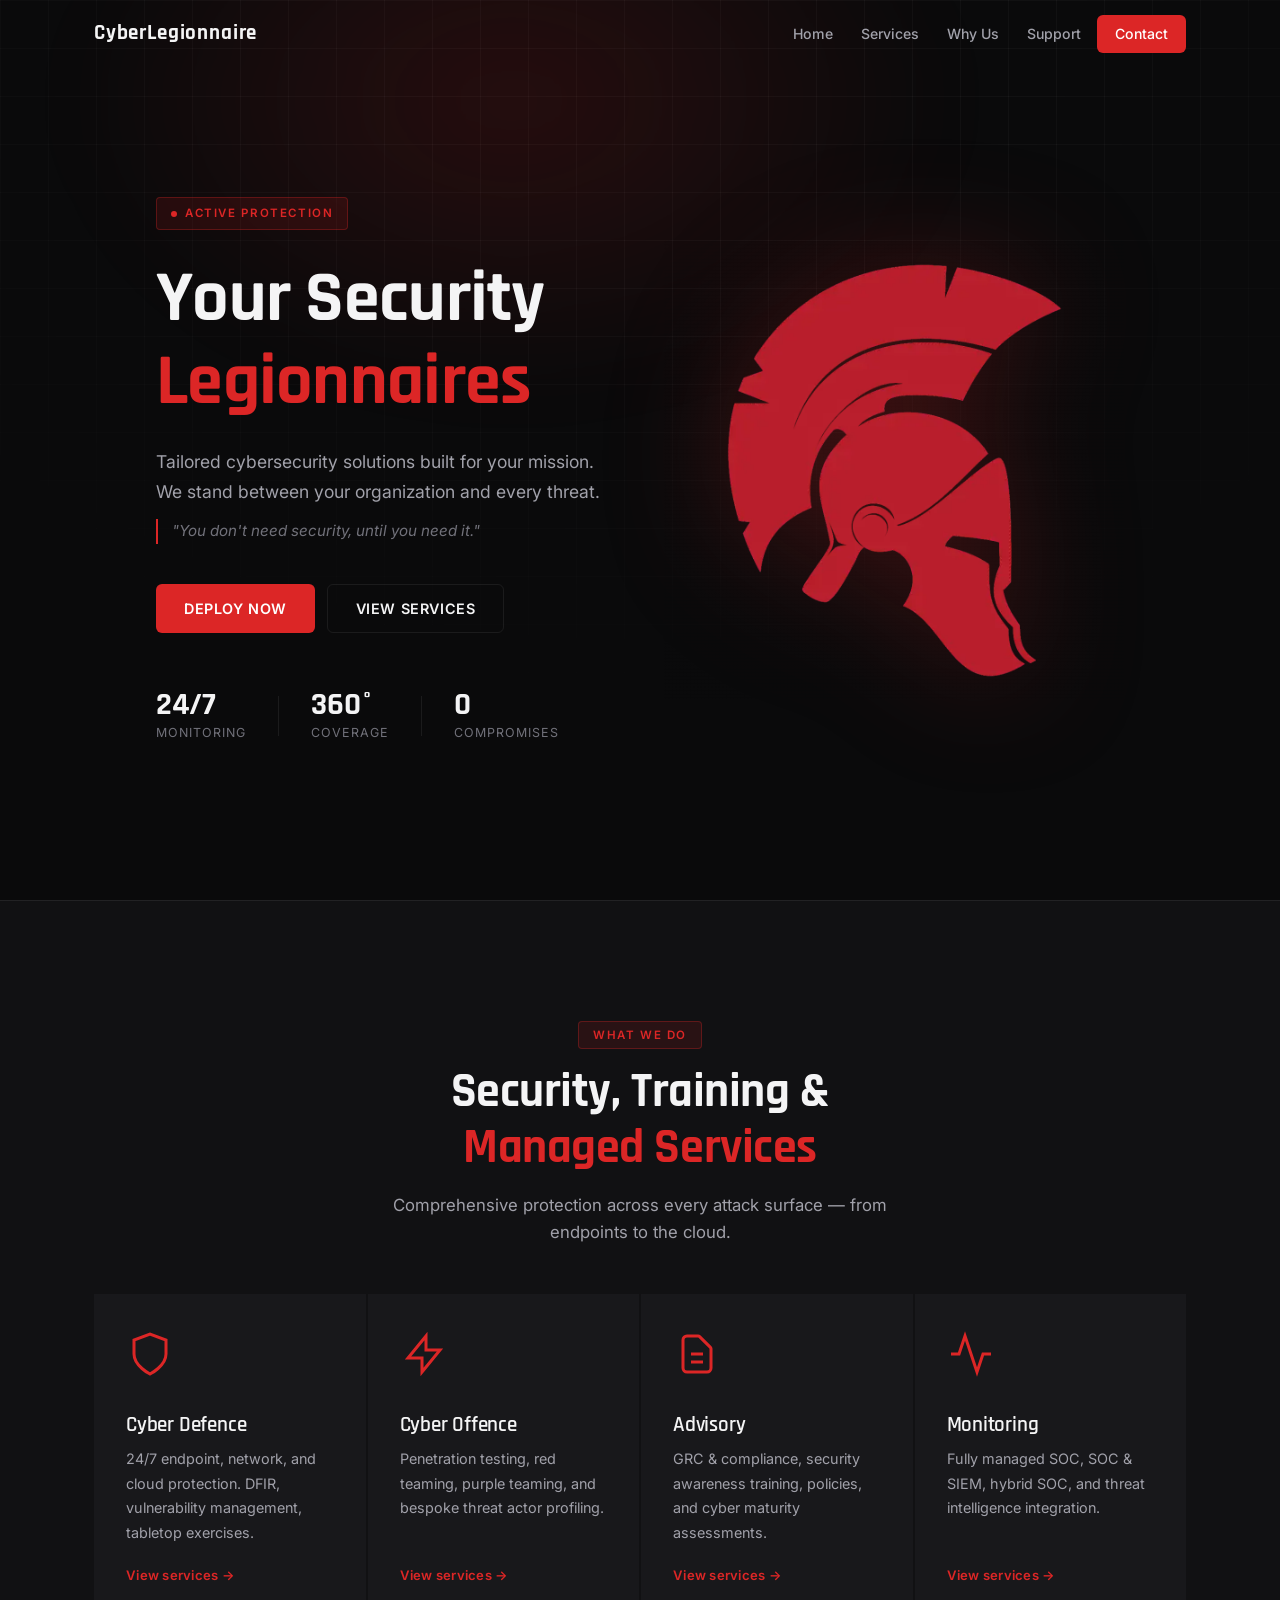
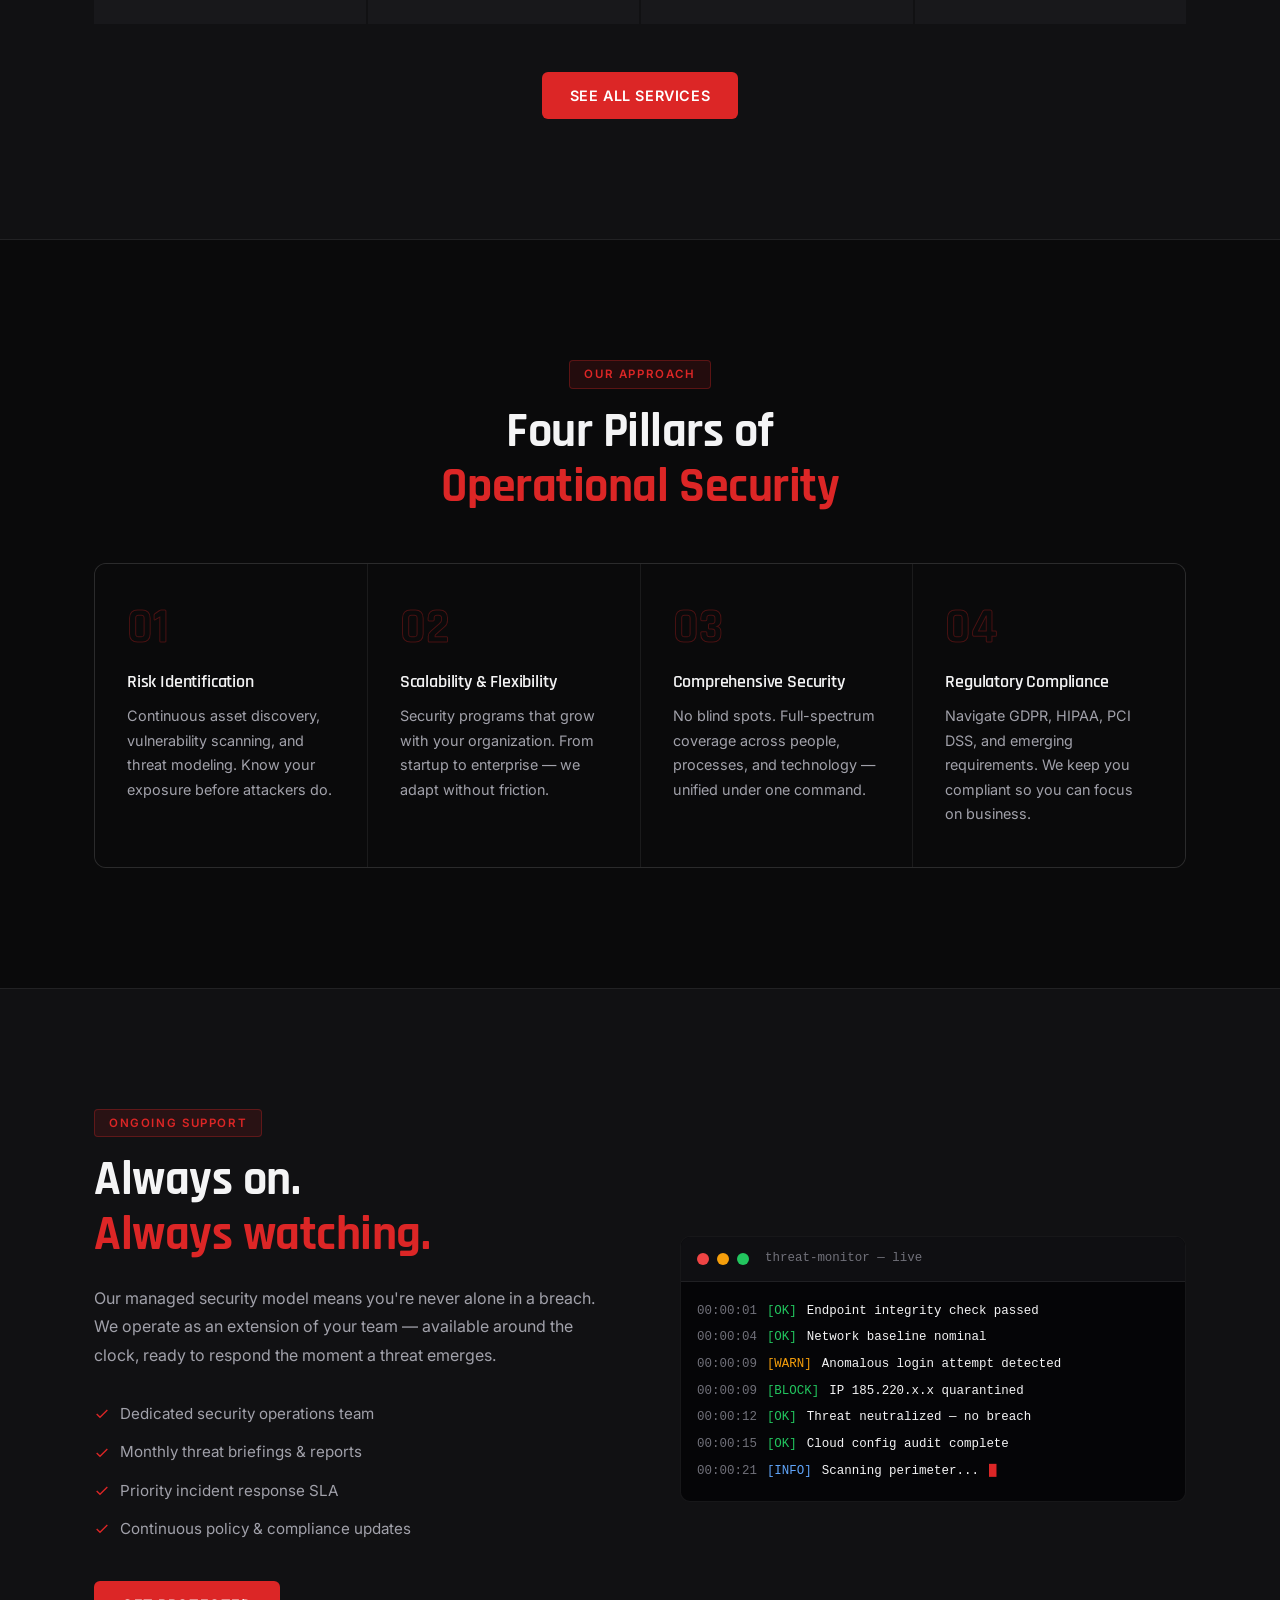
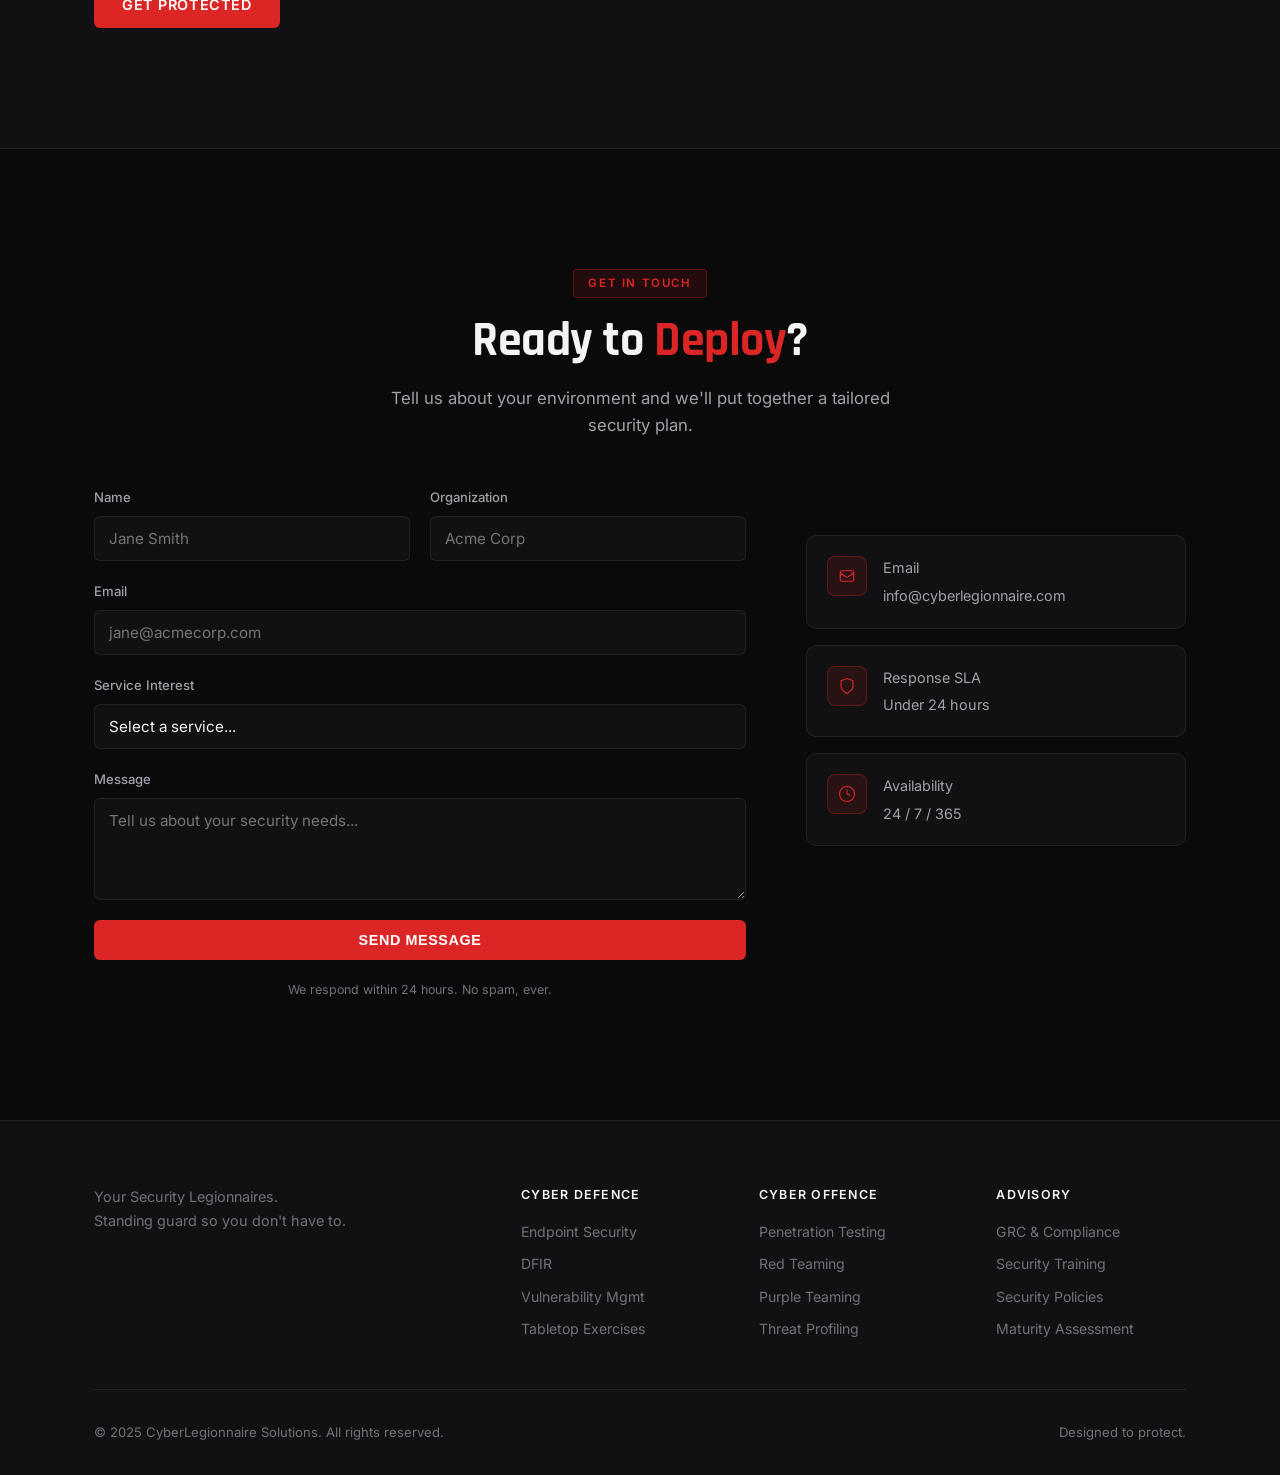
<file: index.html>
<!DOCTYPE html>
<html lang="en">
<head>
  <meta charset="UTF-8" />
  <meta name="viewport" content="width=device-width, initial-scale=1.0" />
  <title>CyberLegionnaire — Security, Training & Managed Services</title>
  <meta name="description" content="You don't need security, until you need it. CyberLegionnaire delivers 24/7 endpoint, network & cloud security, risk identification, and employee training." />
  <link rel="stylesheet" href="style.css" />
  <link rel="preconnect" href="https://fonts.googleapis.com" />
  <link rel="preconnect" href="https://fonts.gstatic.com" crossorigin />
  <link href="https://fonts.googleapis.com/css2?family=Inter:wght@300;400;500;600;700&family=Rajdhani:wght@500;600;700&display=swap" rel="stylesheet" />
</head>
<body>

  <!-- NAV -->
  <nav class="nav" id="nav">
    <div class="nav-inner">
      <a href="index.html" class="nav-logo-text">CyberLegionnaire</a>
      <button class="nav-toggle" id="navToggle" aria-label="Toggle menu">
        <span></span><span></span><span></span>
      </button>
      <ul class="nav-links" id="navLinks">
        <li><a href="index.html">Home</a></li>
        <li class="has-dropdown">
          <a href="services.html">Services</a><button class="dropdown-toggle" aria-label="Open services menu"><svg viewBox="0 0 24 24" fill="none" stroke="currentColor" stroke-width="2.5" width="11" height="11"><polyline points="6 9 12 15 18 9"/></svg></button>
          <ul class="dropdown">
            <li><a href="defence.html">Cyber Defence</a></li>
            <li><a href="offence.html">Cyber Offence</a></li>
            <li><a href="advisory.html">Advisory</a></li>
            <li><a href="monitoring.html">Monitoring</a></li>
          </ul>
        </li>
        <li><a href="#pillars">Why Us</a></li>
        <li><a href="#support">Support</a></li>
        <li><a href="#contact" class="nav-cta">Contact</a></li>
      </ul>
    </div>
  </nav>

  <!-- HERO -->
  <section class="hero" id="home">
    <div class="hero-bg">
      <div class="hero-grid"></div>
      <div class="hero-glow"></div>
    </div>
    <div class="container">
      <div class="hero-layout">
        <div class="hero-content">
          <div class="hero-badge">
            <span class="badge-dot"></span>
            ACTIVE PROTECTION
          </div>
          <h1 class="hero-title">Your Security<br /><span class="text-red">Legionnaires</span></h1>
          <p class="hero-sub">
            Tailored cybersecurity solutions built for your mission.<br />
            We stand between your organization and every threat.
          </p>
          <p class="hero-tagline">"You don't need security, until you need it."</p>
          <div class="hero-actions">
            <a href="#contact" class="btn btn-primary">Deploy Now</a>
            <a href="#services" class="btn btn-ghost">View Services</a>
          </div>
          <div class="hero-stats">
            <div class="stat">
              <span class="stat-num">24/7</span>
              <span class="stat-label">Monitoring</span>
            </div>
            <div class="stat-divider"></div>
            <div class="stat">
              <span class="stat-num">360°</span>
              <span class="stat-label">Coverage</span>
            </div>
            <div class="stat-divider"></div>
            <div class="stat">
              <span class="stat-num">0</span>
              <span class="stat-label">Compromises</span>
            </div>
          </div>
        </div>
        <div class="hero-image">
          <img src="helmet.webp" alt="CyberLegionnaire" />
        </div>
      </div>
    </div>
  </section>

  <!-- SERVICES TEASER -->
  <section class="services" id="services">
    <div class="container">
      <div class="section-header">
        <span class="section-label">What We Do</span>
        <h2>Security, Training &<br /><span class="text-red">Managed Services</span></h2>
        <p>Comprehensive protection across every attack surface — from endpoints to the cloud.</p>
      </div>
      <div class="teaser-grid">
        <a href="services.html" class="teaser-card">
          <div class="service-icon">
            <svg viewBox="0 0 24 24" fill="none" stroke="currentColor" stroke-width="1.5">
              <path d="M12 22s8-4 8-10V5l-8-3-8 3v7c0 6 8 10 8 10z"/>
            </svg>
          </div>
          <h3>Cyber Defence</h3>
          <p>24/7 endpoint, network, and cloud protection. DFIR, vulnerability management, tabletop exercises.</p>
          <span class="teaser-arrow">View services →</span>
        </a>
        <a href="services.html" class="teaser-card">
          <div class="service-icon">
            <svg viewBox="0 0 24 24" fill="none" stroke="currentColor" stroke-width="1.5">
              <path d="M13 10V3L4 14h7v7l9-11h-7z"/>
            </svg>
          </div>
          <h3>Cyber Offence</h3>
          <p>Penetration testing, red teaming, purple teaming, and bespoke threat actor profiling.</p>
          <span class="teaser-arrow">View services →</span>
        </a>
        <a href="services.html" class="teaser-card">
          <div class="service-icon">
            <svg viewBox="0 0 24 24" fill="none" stroke="currentColor" stroke-width="1.5">
              <path d="M9 12h6m-6 4h6m2 5H7a2 2 0 01-2-2V5a2 2 0 012-2h5.586a1 1 0 01.707.293l5.414 5.414a1 1 0 01.293.707V19a2 2 0 01-2 2z"/>
            </svg>
          </div>
          <h3>Advisory</h3>
          <p>GRC & compliance, security awareness training, policies, and cyber maturity assessments.</p>
          <span class="teaser-arrow">View services →</span>
        </a>
        <a href="services.html" class="teaser-card">
          <div class="service-icon">
            <svg viewBox="0 0 24 24" fill="none" stroke="currentColor" stroke-width="1.5">
              <polyline points="22 12 18 12 15 21 9 3 6 12 2 12"/>
            </svg>
          </div>
          <h3>Monitoring</h3>
          <p>Fully managed SOC, SOC & SIEM, hybrid SOC, and threat intelligence integration.</p>
          <span class="teaser-arrow">View services →</span>
        </a>
      </div>
      <div style="text-align:center;margin-top:48px;">
        <a href="services.html" class="btn btn-primary">See All Services</a>
      </div>
    </div>
  </section>

  <!-- PILLARS -->
  <section class="pillars" id="pillars">
    <div class="container">
      <div class="section-header">
        <span class="section-label">Our Approach</span>
        <h2>Four Pillars of<br /><span class="text-red">Operational Security</span></h2>
      </div>
      <div class="pillars-grid">
        <div class="pillar">
          <div class="pillar-num">01</div>
          <h3>Risk Identification</h3>
          <p>Continuous asset discovery, vulnerability scanning, and threat modeling. Know your exposure before attackers do.</p>
        </div>
        <div class="pillar">
          <div class="pillar-num">02</div>
          <h3>Scalability & Flexibility</h3>
          <p>Security programs that grow with your organization. From startup to enterprise — we adapt without friction.</p>
        </div>
        <div class="pillar">
          <div class="pillar-num">03</div>
          <h3>Comprehensive Security</h3>
          <p>No blind spots. Full-spectrum coverage across people, processes, and technology — unified under one command.</p>
        </div>
        <div class="pillar">
          <div class="pillar-num">04</div>
          <h3>Regulatory Compliance</h3>
          <p>Navigate GDPR, HIPAA, PCI DSS, and emerging requirements. We keep you compliant so you can focus on business.</p>
        </div>
      </div>
    </div>
  </section>

  <!-- ONGOING SUPPORT -->
  <section class="support" id="support">
    <div class="container">
      <div class="support-inner">
        <div class="support-text">
          <span class="section-label">Ongoing Support</span>
          <h2>Always on.<br /><span class="text-red">Always watching.</span></h2>
          <p>Our managed security model means you're never alone in a breach. We operate as an extension of your team — available around the clock, ready to respond the moment a threat emerges.</p>
          <ul class="support-list">
            <li>
              <svg viewBox="0 0 24 24" fill="none" stroke="currentColor" stroke-width="2"><polyline points="20 6 9 17 4 12"/></svg>
              Dedicated security operations team
            </li>
            <li>
              <svg viewBox="0 0 24 24" fill="none" stroke="currentColor" stroke-width="2"><polyline points="20 6 9 17 4 12"/></svg>
              Monthly threat briefings & reports
            </li>
            <li>
              <svg viewBox="0 0 24 24" fill="none" stroke="currentColor" stroke-width="2"><polyline points="20 6 9 17 4 12"/></svg>
              Priority incident response SLA
            </li>
            <li>
              <svg viewBox="0 0 24 24" fill="none" stroke="currentColor" stroke-width="2"><polyline points="20 6 9 17 4 12"/></svg>
              Continuous policy & compliance updates
            </li>
          </ul>
          <a href="#contact" class="btn btn-primary">Get Protected</a>
        </div>
        <div class="support-visual">
          <div class="terminal">
            <div class="terminal-bar">
              <span class="t-dot red"></span>
              <span class="t-dot yellow"></span>
              <span class="t-dot green"></span>
              <span class="t-title">threat-monitor — live</span>
            </div>
            <div class="terminal-body">
              <div class="t-line"><span class="t-time">00:00:01</span> <span class="t-ok">[OK]</span> Endpoint integrity check passed</div>
              <div class="t-line"><span class="t-time">00:00:04</span> <span class="t-ok">[OK]</span> Network baseline nominal</div>
              <div class="t-line"><span class="t-time">00:00:09</span> <span class="t-warn">[WARN]</span> Anomalous login attempt detected</div>
              <div class="t-line"><span class="t-time">00:00:09</span> <span class="t-ok">[BLOCK]</span> IP 185.220.x.x quarantined</div>
              <div class="t-line"><span class="t-time">00:00:12</span> <span class="t-ok">[OK]</span> Threat neutralized — no breach</div>
              <div class="t-line"><span class="t-time">00:00:15</span> <span class="t-ok">[OK]</span> Cloud config audit complete</div>
              <div class="t-line"><span class="t-time">00:00:21</span> <span class="t-info">[INFO]</span> Scanning perimeter... <span class="cursor">█</span></div>
            </div>
          </div>
        </div>
      </div>
    </div>
  </section>

  <!-- CONTACT -->
  <section class="contact" id="contact">
    <div class="container">
      <div class="section-header">
        <span class="section-label">Get In Touch</span>
        <h2>Ready to <span class="text-red">Deploy</span>?</h2>
        <p>Tell us about your environment and we'll put together a tailored security plan.</p>
      </div>
      <div class="contact-inner">
        <form class="contact-form" id="contactForm">
          <div class="form-row">
            <div class="form-group">
              <label for="name">Name</label>
              <input type="text" id="name" name="name" placeholder="Jane Smith" required />
            </div>
            <div class="form-group">
              <label for="org">Organization</label>
              <input type="text" id="org" name="org" placeholder="Acme Corp" />
            </div>
          </div>
          <div class="form-group">
            <label for="email">Email</label>
            <input type="email" id="email" name="email" placeholder="jane@acmecorp.com" required />
          </div>
          <div class="form-group">
            <label for="service">Service Interest</label>
            <select id="service" name="service">
              <option value="">Select a service...</option>
              <optgroup label="Cyber Defence">
                <option>Endpoint & Network Security</option>
                <option>Digital Forensics & Incident Response</option>
                <option>Vulnerability Management</option>
                <option>Tabletop Exercises</option>
              </optgroup>
              <optgroup label="Cyber Offence">
                <option>Penetration Testing</option>
                <option>Red Teaming</option>
                <option>Purple Teaming</option>
              </optgroup>
              <optgroup label="Advisory">
                <option>GRC & Compliance</option>
                <option>Security Awareness Training</option>
                <option>Security Policies</option>
                <option>Cyber Maturity Assessment</option>
              </optgroup>
              <optgroup label="Monitoring">
                <option>Fully Managed SOC</option>
                <option>SOC & SIEM</option>
                <option>Hybrid SOC</option>
              </optgroup>
            </select>
          </div>
          <div class="form-group">
            <label for="message">Message</label>
            <textarea id="message" name="message" rows="4" placeholder="Tell us about your security needs..."></textarea>
          </div>
          <button type="submit" class="btn btn-primary btn-full">Send Message</button>
          <p class="form-note">We respond within 24 hours. No spam, ever.</p>
        </form>
        <div class="contact-info">
          <div class="info-card">
            <div class="info-icon">
              <svg viewBox="0 0 24 24" fill="none" stroke="currentColor" stroke-width="1.5">
                <path d="M3 8l7.89 5.26a2 2 0 002.22 0L21 8M5 19h14a2 2 0 002-2V7a2 2 0 00-2-2H5a2 2 0 00-2 2v10a2 2 0 002 2z"/>
              </svg>
            </div>
            <div>
              <p class="info-label">Email</p>
              <a href="mailto:info@cyberlegionnaire.com">info@cyberlegionnaire.com</a>
            </div>
          </div>
          <div class="info-card">
            <div class="info-icon">
              <svg viewBox="0 0 24 24" fill="none" stroke="currentColor" stroke-width="1.5">
                <path d="M12 22s8-4 8-10V5l-8-3-8 3v7c0 6 8 10 8 10z"/>
              </svg>
            </div>
            <div>
              <p class="info-label">Response SLA</p>
              <p>Under 24 hours</p>
            </div>
          </div>
          <div class="info-card">
            <div class="info-icon">
              <svg viewBox="0 0 24 24" fill="none" stroke="currentColor" stroke-width="1.5">
                <circle cx="12" cy="12" r="10"/>
                <polyline points="12 6 12 12 16 14"/>
              </svg>
            </div>
            <div>
              <p class="info-label">Availability</p>
              <p>24 / 7 / 365</p>
            </div>
          </div>
        </div>
      </div>
    </div>
  </section>

  <!-- FOOTER -->
  <footer class="footer">
    <div class="container">
      <div class="footer-inner">
        <div class="footer-brand">

          <p>Your Security Legionnaires.<br />Standing guard so you don't have to.</p>
        </div>
        <div class="footer-links">
          <h4>Cyber Defence</h4>
          <ul>
            <li><a href="#defence">Endpoint Security</a></li>
            <li><a href="#defence">DFIR</a></li>
            <li><a href="#defence">Vulnerability Mgmt</a></li>
            <li><a href="#defence">Tabletop Exercises</a></li>
          </ul>
        </div>
        <div class="footer-links">
          <h4>Cyber Offence</h4>
          <ul>
            <li><a href="#offence">Penetration Testing</a></li>
            <li><a href="#offence">Red Teaming</a></li>
            <li><a href="#offence">Purple Teaming</a></li>
            <li><a href="#offence">Threat Profiling</a></li>
          </ul>
        </div>
        <div class="footer-links">
          <h4>Advisory</h4>
          <ul>
            <li><a href="#advisory">GRC & Compliance</a></li>
            <li><a href="#advisory">Security Training</a></li>
            <li><a href="#advisory">Security Policies</a></li>
            <li><a href="#advisory">Maturity Assessment</a></li>
          </ul>
        </div>
      </div>
      <div class="footer-bottom">
        <p>© 2025 CyberLegionnaire Solutions. All rights reserved.</p>
        <p>Designed to protect.</p>
      </div>
    </div>
  </footer>

  <script src="main.js"></script>
</body>
</html>
</file>
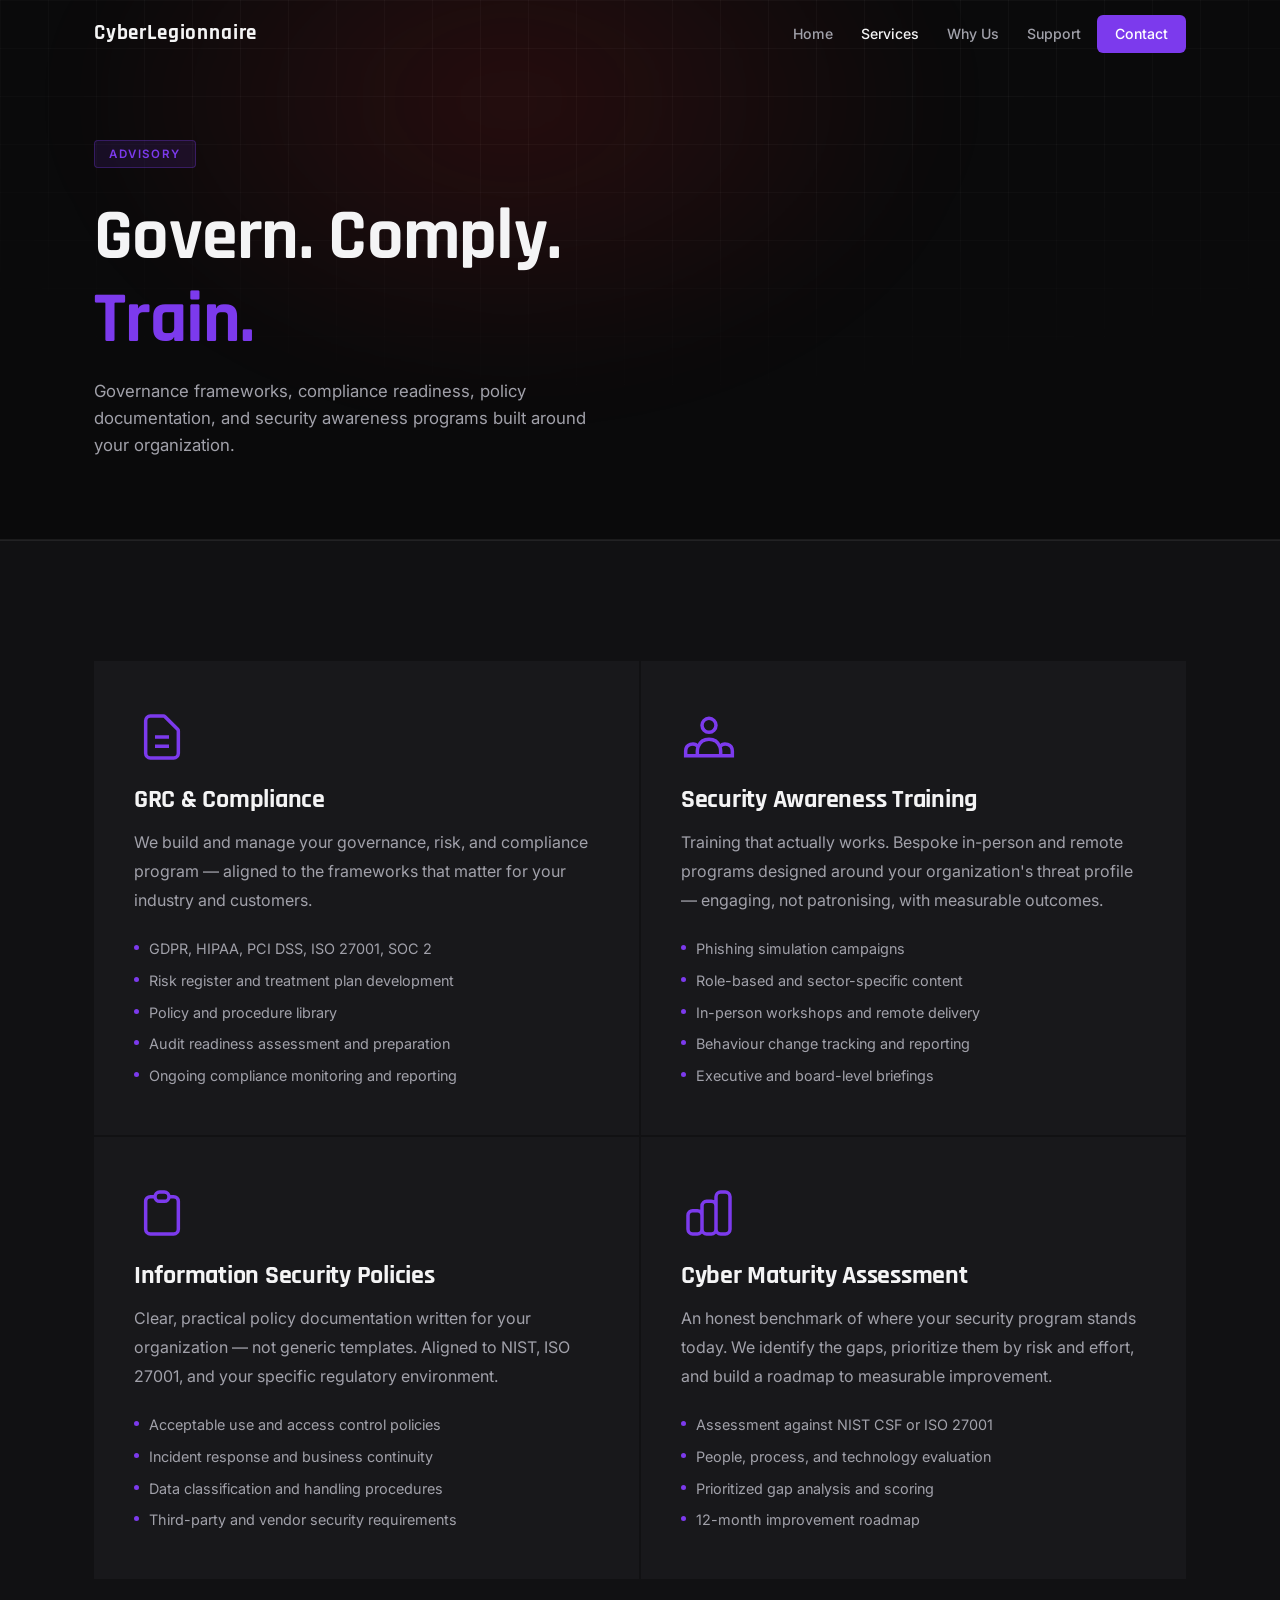
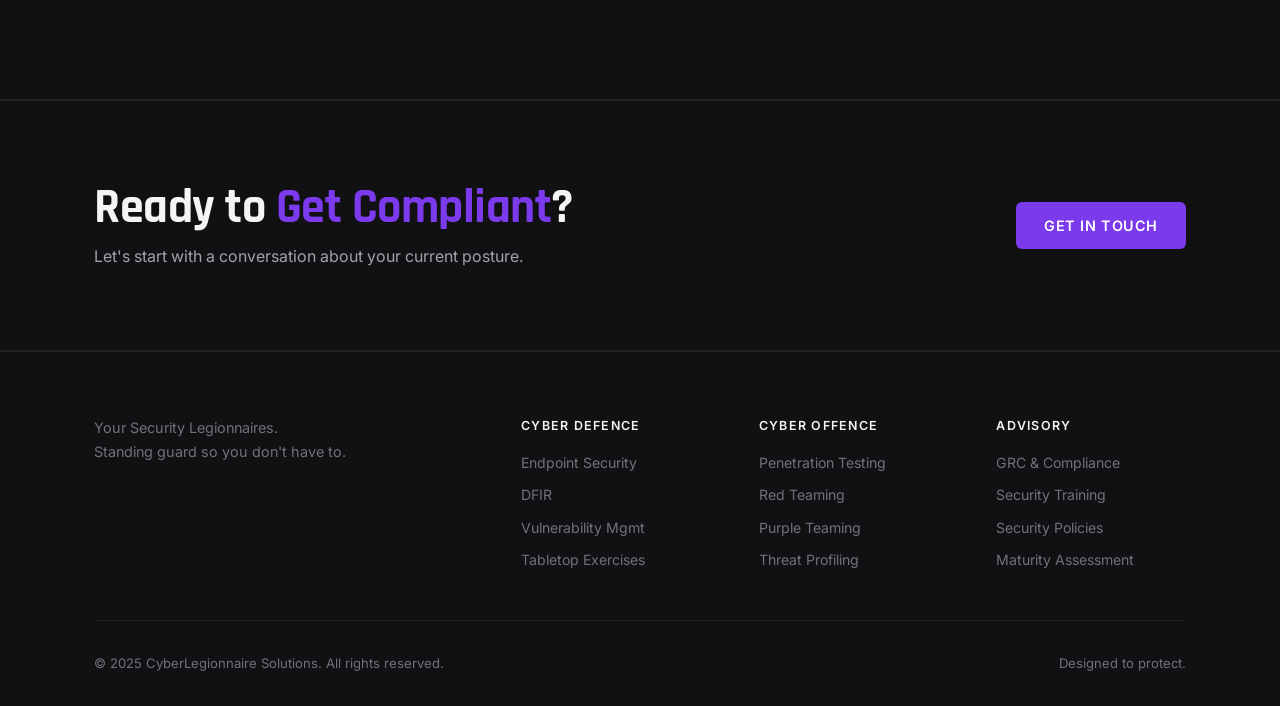
<file: advisory.html>
<!DOCTYPE html>
<html lang="en">
<head>
  <meta charset="UTF-8" />
  <meta name="viewport" content="width=device-width, initial-scale=1.0" />
  <title>Advisory — CyberLegionnaire</title>
  <meta name="description" content="GRC, compliance, security awareness training, policies, and cyber maturity assessments." />
  <link rel="stylesheet" href="style.css" />
  <link rel="preconnect" href="https://fonts.googleapis.com" />
  <link rel="preconnect" href="https://fonts.gstatic.com" crossorigin />
  <link href="https://fonts.googleapis.com/css2?family=Inter:wght@300;400;500;600;700&family=Rajdhani:wght@500;600;700&display=swap" rel="stylesheet" />
  <style>
    :root {
      --red:        #7c3aed;
      --red-dark:   #6d28d9;
      --red-dim:    rgba(124, 58, 237, 0.12);
      --border-red: rgba(124, 58, 237, 0.3);
    }
  </style>
</head>
<body>

  <nav class="nav scrolled" id="nav">
    <div class="nav-inner">
      <a href="index.html" class="nav-logo-text">CyberLegionnaire</a>
      <button class="nav-toggle" id="navToggle" aria-label="Toggle menu">
        <span></span><span></span><span></span>
      </button>
      <ul class="nav-links" id="navLinks">
        <li><a href="index.html">Home</a></li>
        <li class="has-dropdown">
          <a href="services.html" class="nav-active">Services</a><button class="dropdown-toggle" aria-label="Open services menu"><svg viewBox="0 0 24 24" fill="none" stroke="currentColor" stroke-width="2.5" width="11" height="11"><polyline points="6 9 12 15 18 9"/></svg></button>
          <ul class="dropdown">
            <li><a href="defence.html">Cyber Defence</a></li>
            <li><a href="offence.html">Cyber Offence</a></li>
            <li><a href="advisory.html" class="nav-active">Advisory</a></li>
            <li><a href="monitoring.html">Monitoring</a></li>
          </ul>
        </li>
        <li><a href="index.html#pillars">Why Us</a></li>
        <li><a href="index.html#support">Support</a></li>
        <li><a href="index.html#contact" class="nav-cta">Contact</a></li>
      </ul>
    </div>
  </nav>

  <section class="page-header">
    <div class="page-header-bg">
      <div class="hero-grid"></div>
      <div class="hero-glow"></div>
    </div>
    <div class="container">
      <span class="section-label">Advisory</span>
      <h1>Govern. Comply.<br /><span class="text-red">Train.</span></h1>
      <p>Governance frameworks, compliance readiness, policy documentation, and security awareness programs built around your organization.</p>
    </div>
  </section>

  <section class="services services-page">
    <div class="container">
      <div class="service-detail-grid">

        <div class="service-detail-card">
          <div class="service-icon large">
            <svg viewBox="0 0 24 24" fill="none" stroke="currentColor" stroke-width="1.5">
              <path d="M9 12h6m-6 4h6m2 5H7a2 2 0 01-2-2V5a2 2 0 012-2h5.586a1 1 0 01.707.293l5.414 5.414a1 1 0 01.293.707V19a2 2 0 01-2 2z"/>
            </svg>
          </div>
          <h2>GRC & Compliance</h2>
          <p>We build and manage your governance, risk, and compliance program — aligned to the frameworks that matter for your industry and customers.</p>
          <ul class="detail-list">
            <li>GDPR, HIPAA, PCI DSS, ISO 27001, SOC 2</li>
            <li>Risk register and treatment plan development</li>
            <li>Policy and procedure library</li>
            <li>Audit readiness assessment and preparation</li>
            <li>Ongoing compliance monitoring and reporting</li>
          </ul>
        </div>

        <div class="service-detail-card">
          <div class="service-icon large">
            <svg viewBox="0 0 24 24" fill="none" stroke="currentColor" stroke-width="1.5">
              <path d="M17 20h5v-2a3 3 0 00-5.356-1.857M17 20H7m10 0v-2c0-.656-.126-1.283-.356-1.857M7 20H2v-2a3 3 0 015.356-1.857M7 20v-2c0-.656.126-1.283.356-1.857m0 0a5.002 5.002 0 019.288 0M15 7a3 3 0 11-6 0 3 3 0 016 0z"/>
            </svg>
          </div>
          <h2>Security Awareness Training</h2>
          <p>Training that actually works. Bespoke in-person and remote programs designed around your organization's threat profile — engaging, not patronising, with measurable outcomes.</p>
          <ul class="detail-list">
            <li>Phishing simulation campaigns</li>
            <li>Role-based and sector-specific content</li>
            <li>In-person workshops and remote delivery</li>
            <li>Behaviour change tracking and reporting</li>
            <li>Executive and board-level briefings</li>
          </ul>
        </div>

        <div class="service-detail-card">
          <div class="service-icon large">
            <svg viewBox="0 0 24 24" fill="none" stroke="currentColor" stroke-width="1.5">
              <path d="M9 5H7a2 2 0 00-2 2v12a2 2 0 002 2h10a2 2 0 002-2V7a2 2 0 00-2-2h-2M9 5a2 2 0 002 2h2a2 2 0 002-2M9 5a2 2 0 012-2h2a2 2 0 012 2"/>
            </svg>
          </div>
          <h2>Information Security Policies</h2>
          <p>Clear, practical policy documentation written for your organization — not generic templates. Aligned to NIST, ISO 27001, and your specific regulatory environment.</p>
          <ul class="detail-list">
            <li>Acceptable use and access control policies</li>
            <li>Incident response and business continuity</li>
            <li>Data classification and handling procedures</li>
            <li>Third-party and vendor security requirements</li>
          </ul>
        </div>

        <div class="service-detail-card">
          <div class="service-icon large">
            <svg viewBox="0 0 24 24" fill="none" stroke="currentColor" stroke-width="1.5">
              <path d="M9 19v-6a2 2 0 00-2-2H5a2 2 0 00-2 2v6a2 2 0 002 2h2a2 2 0 002-2zm0 0V9a2 2 0 012-2h2a2 2 0 012 2v10m-6 0a2 2 0 002 2h2a2 2 0 002-2m0 0V5a2 2 0 012-2h2a2 2 0 012 2v14a2 2 0 01-2 2h-2a2 2 0 01-2-2z"/>
            </svg>
          </div>
          <h2>Cyber Maturity Assessment</h2>
          <p>An honest benchmark of where your security program stands today. We identify the gaps, prioritize them by risk and effort, and build a roadmap to measurable improvement.</p>
          <ul class="detail-list">
            <li>Assessment against NIST CSF or ISO 27001</li>
            <li>People, process, and technology evaluation</li>
            <li>Prioritized gap analysis and scoring</li>
            <li>12-month improvement roadmap</li>
          </ul>
        </div>

      </div>
    </div>
  </section>

  <section class="cta-strip">
    <div class="container">
      <div class="cta-inner">
        <div>
          <h2>Ready to <span class="text-red">Get Compliant</span>?</h2>
          <p>Let's start with a conversation about your current posture.</p>
        </div>
        <a href="index.html#contact" class="btn btn-primary">Get In Touch</a>
      </div>
    </div>
  </section>

  <footer class="footer">
    <div class="container">
      <div class="footer-inner">
        <div class="footer-brand">

          <p>Your Security Legionnaires.<br />Standing guard so you don't have to.</p>
        </div>
        <div class="footer-links">
          <h4>Cyber Defence</h4>
          <ul>
            <li><a href="defence.html">Endpoint Security</a></li>
            <li><a href="defence.html">DFIR</a></li>
            <li><a href="defence.html">Vulnerability Mgmt</a></li>
            <li><a href="defence.html">Tabletop Exercises</a></li>
          </ul>
        </div>
        <div class="footer-links">
          <h4>Cyber Offence</h4>
          <ul>
            <li><a href="offence.html">Penetration Testing</a></li>
            <li><a href="offence.html">Red Teaming</a></li>
            <li><a href="offence.html">Purple Teaming</a></li>
            <li><a href="offence.html">Threat Profiling</a></li>
          </ul>
        </div>
        <div class="footer-links">
          <h4>Advisory</h4>
          <ul>
            <li><a href="advisory.html">GRC & Compliance</a></li>
            <li><a href="advisory.html">Security Training</a></li>
            <li><a href="advisory.html">Security Policies</a></li>
            <li><a href="advisory.html">Maturity Assessment</a></li>
          </ul>
        </div>
      </div>
      <div class="footer-bottom">
        <p>© 2025 CyberLegionnaire Solutions. All rights reserved.</p>
        <p>Designed to protect.</p>
      </div>
    </div>
  </footer>

  <script src="main.js"></script>
</body>
</html>
</file>
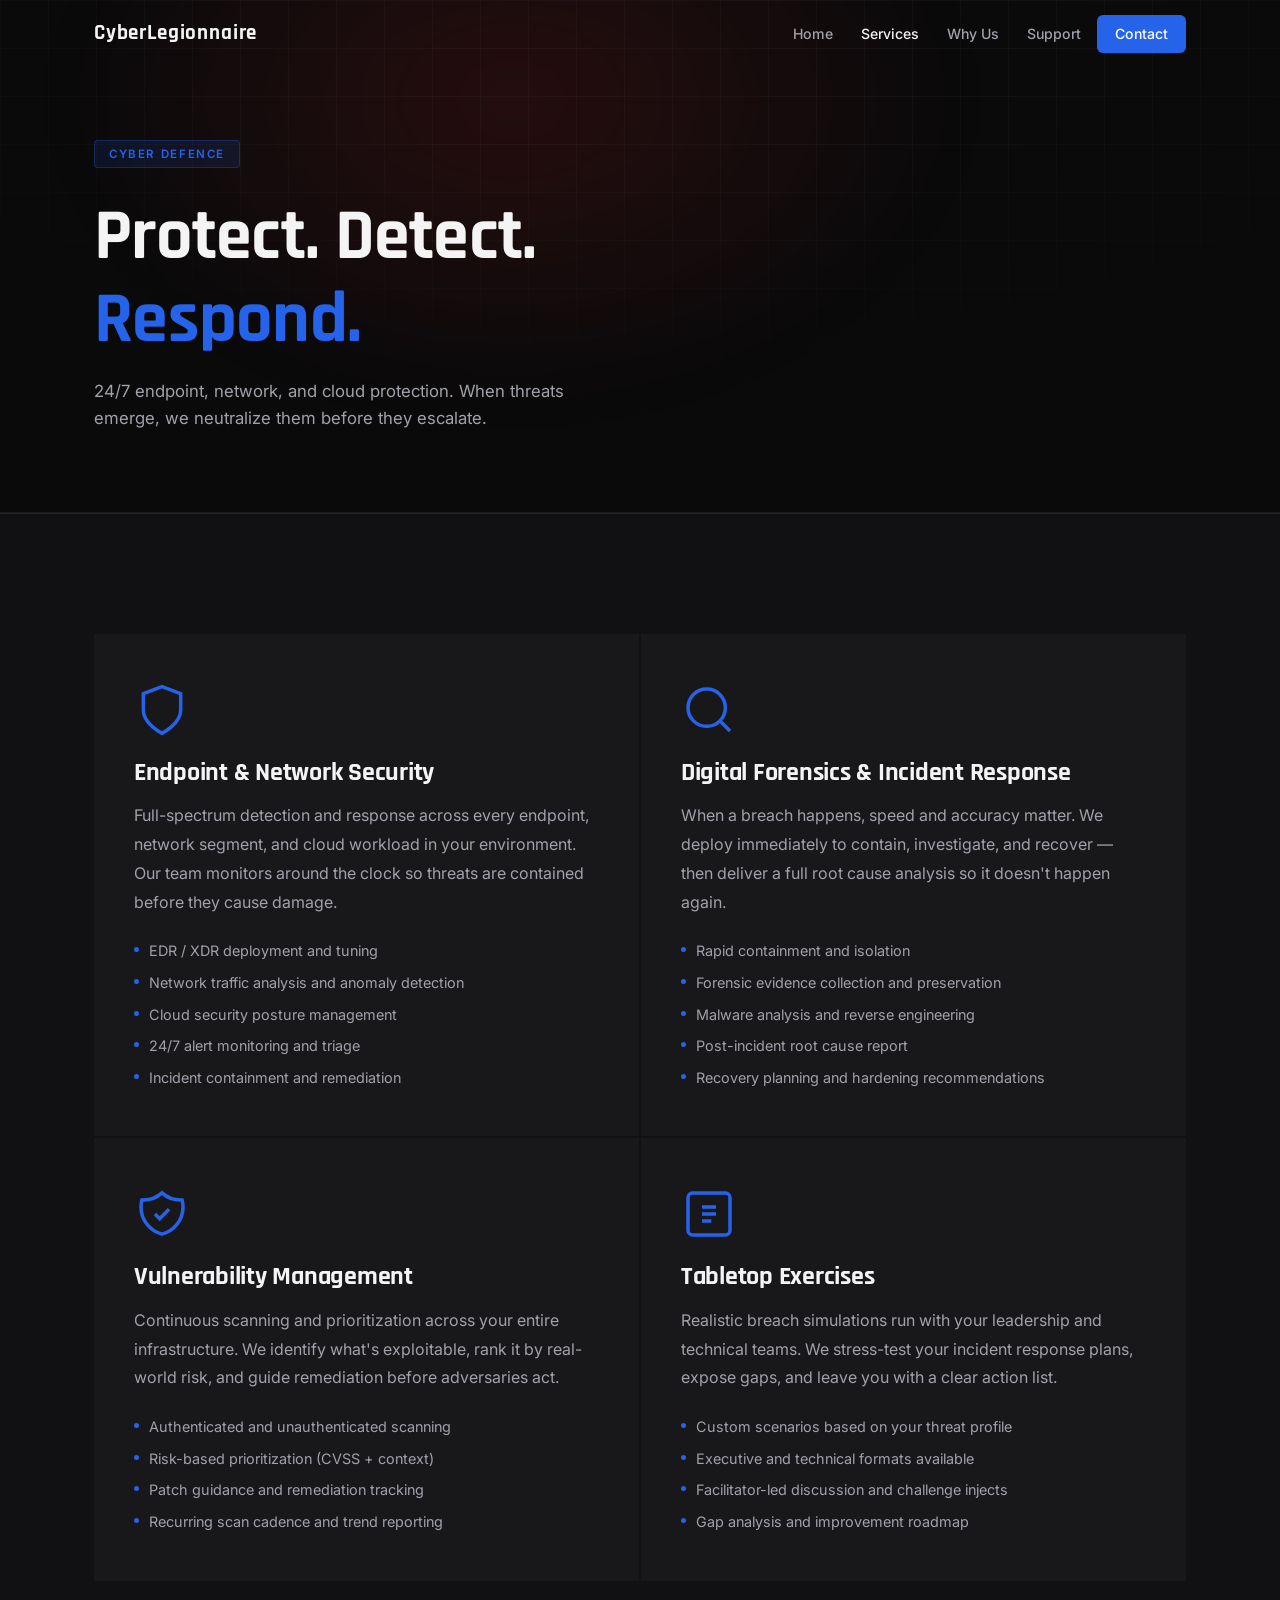
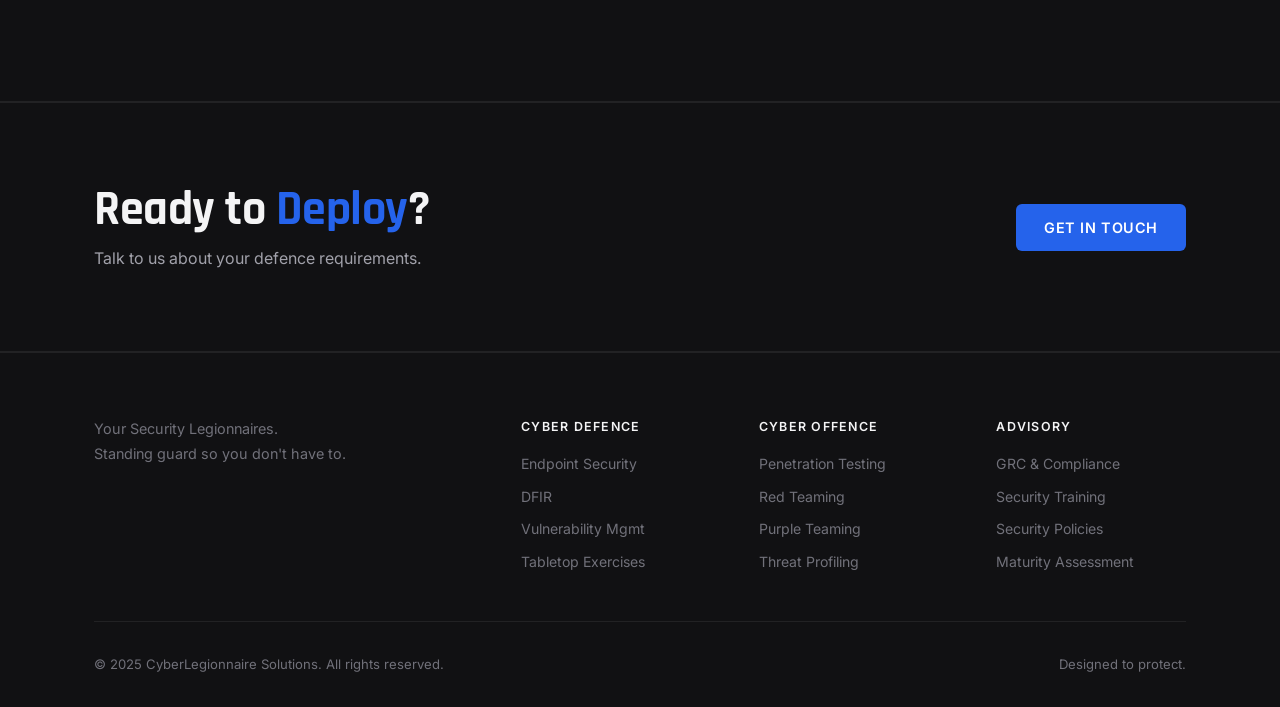
<file: defence.html>
<!DOCTYPE html>
<html lang="en">
<head>
  <meta charset="UTF-8" />
  <meta name="viewport" content="width=device-width, initial-scale=1.0" />
  <title>Cyber Defence — CyberLegionnaire</title>
  <meta name="description" content="24/7 endpoint, network, and cloud protection. DFIR, vulnerability management, and tabletop exercises." />
  <link rel="stylesheet" href="style.css" />
  <link rel="preconnect" href="https://fonts.googleapis.com" />
  <link rel="preconnect" href="https://fonts.gstatic.com" crossorigin />
  <link href="https://fonts.googleapis.com/css2?family=Inter:wght@300;400;500;600;700&family=Rajdhani:wght@500;600;700&display=swap" rel="stylesheet" />
  <style>
    :root {
      --red:        #2563eb;
      --red-dark:   #1d4ed8;
      --red-dim:    rgba(37, 99, 235, 0.12);
      --border-red: rgba(37, 99, 235, 0.3);
    }
  </style>
</head>
<body>

  <nav class="nav scrolled" id="nav">
    <div class="nav-inner">
      <a href="index.html" class="nav-logo-text">CyberLegionnaire</a>
      <button class="nav-toggle" id="navToggle" aria-label="Toggle menu">
        <span></span><span></span><span></span>
      </button>
      <ul class="nav-links" id="navLinks">
        <li><a href="index.html">Home</a></li>
        <li class="has-dropdown">
          <a href="services.html" class="nav-active">Services</a><button class="dropdown-toggle" aria-label="Open services menu"><svg viewBox="0 0 24 24" fill="none" stroke="currentColor" stroke-width="2.5" width="11" height="11"><polyline points="6 9 12 15 18 9"/></svg></button>
          <ul class="dropdown">
            <li><a href="defence.html" class="nav-active">Cyber Defence</a></li>
            <li><a href="offence.html">Cyber Offence</a></li>
            <li><a href="advisory.html">Advisory</a></li>
            <li><a href="monitoring.html">Monitoring</a></li>
          </ul>
        </li>
        <li><a href="index.html#pillars">Why Us</a></li>
        <li><a href="index.html#support">Support</a></li>
        <li><a href="index.html#contact" class="nav-cta">Contact</a></li>
      </ul>
    </div>
  </nav>

  <section class="page-header">
    <div class="page-header-bg">
      <div class="hero-grid"></div>
      <div class="hero-glow"></div>
    </div>
    <div class="container">
      <span class="section-label">Cyber Defence</span>
      <h1>Protect. Detect.<br /><span class="text-red">Respond.</span></h1>
      <p>24/7 endpoint, network, and cloud protection. When threats emerge, we neutralize them before they escalate.</p>
    </div>
  </section>

  <section class="services services-page">
    <div class="container">
      <div class="service-detail-grid">

        <div class="service-detail-card">
          <div class="service-icon large">
            <svg viewBox="0 0 24 24" fill="none" stroke="currentColor" stroke-width="1.5">
              <path d="M12 22s8-4 8-10V5l-8-3-8 3v7c0 6 8 10 8 10z"/>
            </svg>
          </div>
          <h2>Endpoint & Network Security</h2>
          <p>Full-spectrum detection and response across every endpoint, network segment, and cloud workload in your environment. Our team monitors around the clock so threats are contained before they cause damage.</p>
          <ul class="detail-list">
            <li>EDR / XDR deployment and tuning</li>
            <li>Network traffic analysis and anomaly detection</li>
            <li>Cloud security posture management</li>
            <li>24/7 alert monitoring and triage</li>
            <li>Incident containment and remediation</li>
          </ul>
        </div>

        <div class="service-detail-card">
          <div class="service-icon large">
            <svg viewBox="0 0 24 24" fill="none" stroke="currentColor" stroke-width="1.5">
              <circle cx="11" cy="11" r="8"/><line x1="21" y1="21" x2="16.65" y2="16.65"/>
            </svg>
          </div>
          <h2>Digital Forensics & Incident Response</h2>
          <p>When a breach happens, speed and accuracy matter. We deploy immediately to contain, investigate, and recover — then deliver a full root cause analysis so it doesn't happen again.</p>
          <ul class="detail-list">
            <li>Rapid containment and isolation</li>
            <li>Forensic evidence collection and preservation</li>
            <li>Malware analysis and reverse engineering</li>
            <li>Post-incident root cause report</li>
            <li>Recovery planning and hardening recommendations</li>
          </ul>
        </div>

        <div class="service-detail-card">
          <div class="service-icon large">
            <svg viewBox="0 0 24 24" fill="none" stroke="currentColor" stroke-width="1.5">
              <path d="M9 12l2 2 4-4m5.618-4.016A11.955 11.955 0 0112 2.944a11.955 11.955 0 01-8.618 3.04A12.02 12.02 0 003 9c0 5.591 3.824 10.29 9 11.622 5.176-1.332 9-6.03 9-11.622 0-1.042-.133-2.052-.382-3.016z"/>
            </svg>
          </div>
          <h2>Vulnerability Management</h2>
          <p>Continuous scanning and prioritization across your entire infrastructure. We identify what's exploitable, rank it by real-world risk, and guide remediation before adversaries act.</p>
          <ul class="detail-list">
            <li>Authenticated and unauthenticated scanning</li>
            <li>Risk-based prioritization (CVSS + context)</li>
            <li>Patch guidance and remediation tracking</li>
            <li>Recurring scan cadence and trend reporting</li>
          </ul>
        </div>

        <div class="service-detail-card">
          <div class="service-icon large">
            <svg viewBox="0 0 24 24" fill="none" stroke="currentColor" stroke-width="1.5">
              <rect x="3" y="3" width="18" height="18" rx="2"/><path d="M9 9h6M9 12h6M9 15h4"/>
            </svg>
          </div>
          <h2>Tabletop Exercises</h2>
          <p>Realistic breach simulations run with your leadership and technical teams. We stress-test your incident response plans, expose gaps, and leave you with a clear action list.</p>
          <ul class="detail-list">
            <li>Custom scenarios based on your threat profile</li>
            <li>Executive and technical formats available</li>
            <li>Facilitator-led discussion and challenge injects</li>
            <li>Gap analysis and improvement roadmap</li>
          </ul>
        </div>

      </div>
    </div>
  </section>

  <section class="cta-strip">
    <div class="container">
      <div class="cta-inner">
        <div>
          <h2>Ready to <span class="text-red">Deploy</span>?</h2>
          <p>Talk to us about your defence requirements.</p>
        </div>
        <a href="index.html#contact" class="btn btn-primary">Get In Touch</a>
      </div>
    </div>
  </section>

  <footer class="footer">
    <div class="container">
      <div class="footer-inner">
        <div class="footer-brand">

          <p>Your Security Legionnaires.<br />Standing guard so you don't have to.</p>
        </div>
        <div class="footer-links">
          <h4>Cyber Defence</h4>
          <ul>
            <li><a href="defence.html">Endpoint Security</a></li>
            <li><a href="defence.html">DFIR</a></li>
            <li><a href="defence.html">Vulnerability Mgmt</a></li>
            <li><a href="defence.html">Tabletop Exercises</a></li>
          </ul>
        </div>
        <div class="footer-links">
          <h4>Cyber Offence</h4>
          <ul>
            <li><a href="offence.html">Penetration Testing</a></li>
            <li><a href="offence.html">Red Teaming</a></li>
            <li><a href="offence.html">Purple Teaming</a></li>
            <li><a href="offence.html">Threat Profiling</a></li>
          </ul>
        </div>
        <div class="footer-links">
          <h4>Advisory</h4>
          <ul>
            <li><a href="advisory.html">GRC & Compliance</a></li>
            <li><a href="advisory.html">Security Training</a></li>
            <li><a href="advisory.html">Security Policies</a></li>
            <li><a href="advisory.html">Maturity Assessment</a></li>
          </ul>
        </div>
      </div>
      <div class="footer-bottom">
        <p>© 2025 CyberLegionnaire Solutions. All rights reserved.</p>
        <p>Designed to protect.</p>
      </div>
    </div>
  </footer>

  <script src="main.js"></script>
</body>
</html>
</file>
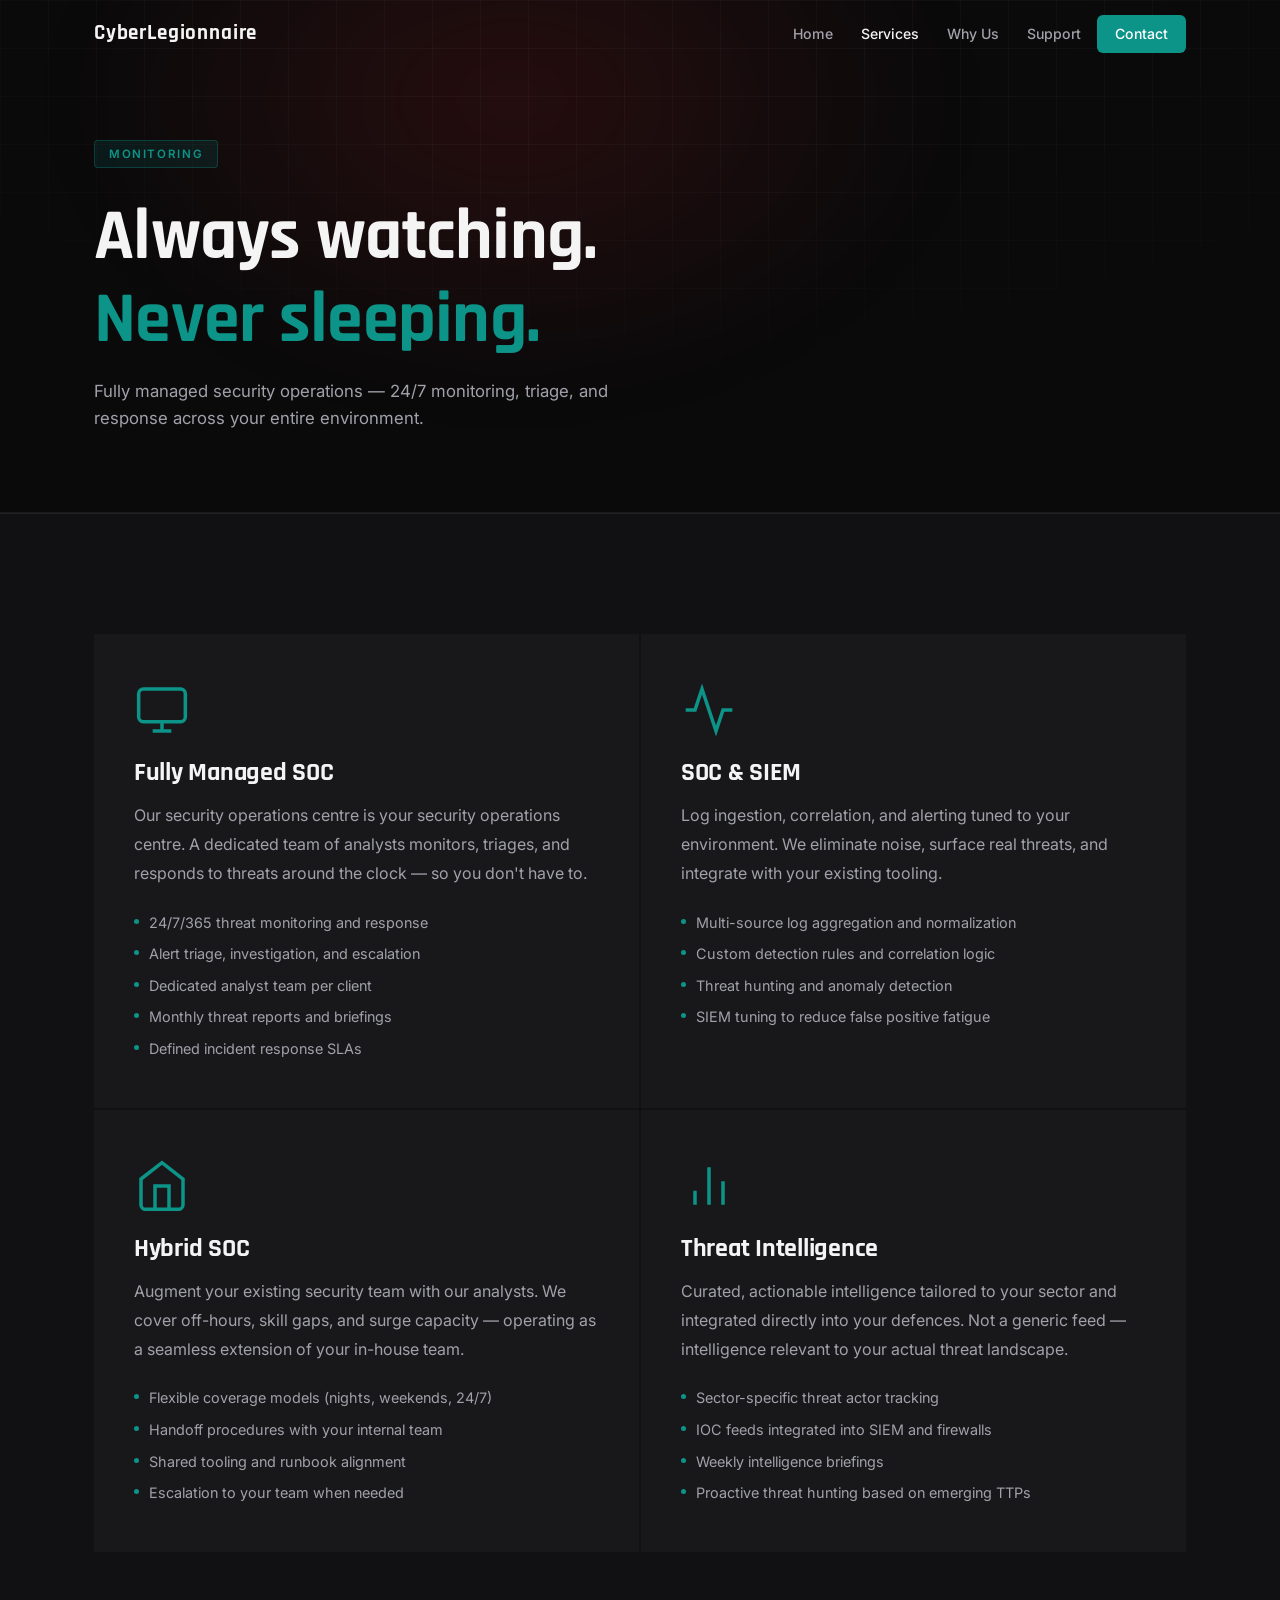
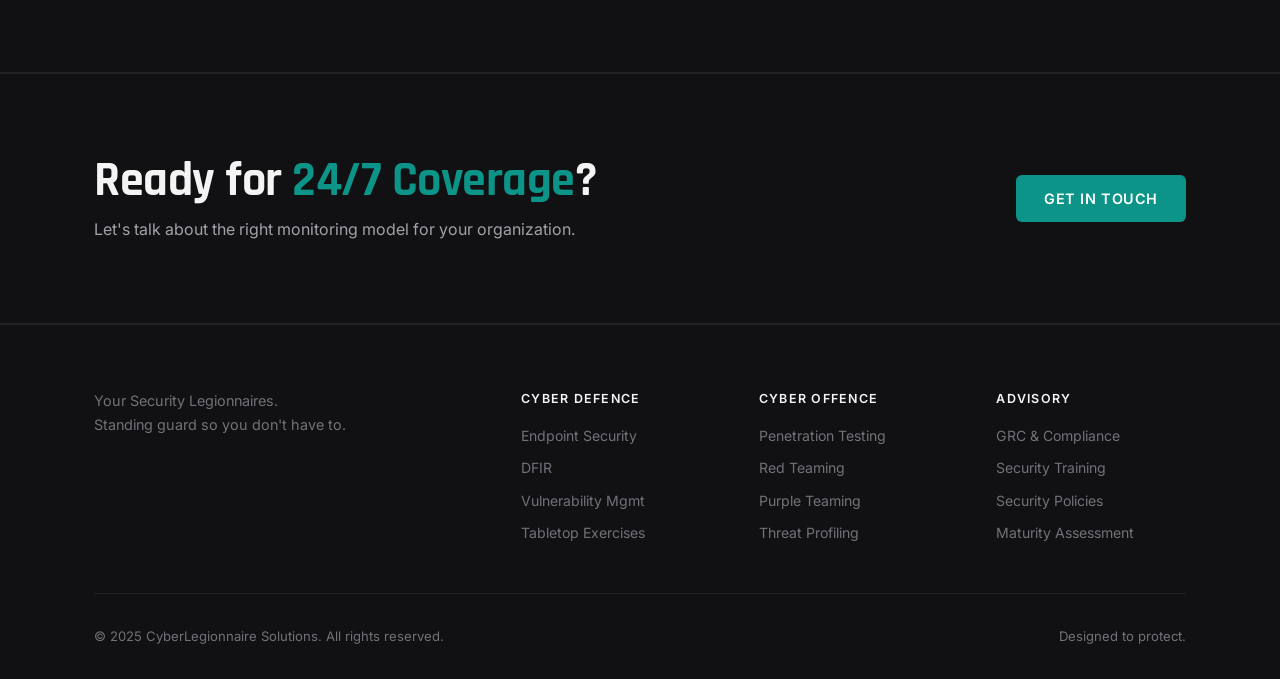
<file: monitoring.html>
<!DOCTYPE html>
<html lang="en">
<head>
  <meta charset="UTF-8" />
  <meta name="viewport" content="width=device-width, initial-scale=1.0" />
  <title>Monitoring — CyberLegionnaire</title>
  <meta name="description" content="Fully managed SOC, SOC & SIEM, hybrid SOC, and threat intelligence integration." />
  <link rel="stylesheet" href="style.css" />
  <link rel="preconnect" href="https://fonts.googleapis.com" />
  <link rel="preconnect" href="https://fonts.gstatic.com" crossorigin />
  <link href="https://fonts.googleapis.com/css2?family=Inter:wght@300;400;500;600;700&family=Rajdhani:wght@500;600;700&display=swap" rel="stylesheet" />
  <style>
    :root {
      --red:        #0d9488;
      --red-dark:   #0f766e;
      --red-dim:    rgba(13, 148, 136, 0.12);
      --border-red: rgba(13, 148, 136, 0.3);
    }
  </style>
</head>
<body>

  <nav class="nav scrolled" id="nav">
    <div class="nav-inner">
      <a href="index.html" class="nav-logo-text">CyberLegionnaire</a>
      <button class="nav-toggle" id="navToggle" aria-label="Toggle menu">
        <span></span><span></span><span></span>
      </button>
      <ul class="nav-links" id="navLinks">
        <li><a href="index.html">Home</a></li>
        <li class="has-dropdown">
          <a href="services.html" class="nav-active">Services</a><button class="dropdown-toggle" aria-label="Open services menu"><svg viewBox="0 0 24 24" fill="none" stroke="currentColor" stroke-width="2.5" width="11" height="11"><polyline points="6 9 12 15 18 9"/></svg></button>
          <ul class="dropdown">
            <li><a href="defence.html">Cyber Defence</a></li>
            <li><a href="offence.html">Cyber Offence</a></li>
            <li><a href="advisory.html">Advisory</a></li>
            <li><a href="monitoring.html" class="nav-active">Monitoring</a></li>
          </ul>
        </li>
        <li><a href="index.html#pillars">Why Us</a></li>
        <li><a href="index.html#support">Support</a></li>
        <li><a href="index.html#contact" class="nav-cta">Contact</a></li>
      </ul>
    </div>
  </nav>

  <section class="page-header">
    <div class="page-header-bg">
      <div class="hero-grid"></div>
      <div class="hero-glow"></div>
    </div>
    <div class="container">
      <span class="section-label">Monitoring</span>
      <h1>Always watching.<br /><span class="text-red">Never sleeping.</span></h1>
      <p>Fully managed security operations — 24/7 monitoring, triage, and response across your entire environment.</p>
    </div>
  </section>

  <section class="services services-page">
    <div class="container">
      <div class="service-detail-grid">

        <div class="service-detail-card">
          <div class="service-icon large">
            <svg viewBox="0 0 24 24" fill="none" stroke="currentColor" stroke-width="1.5">
              <rect x="2" y="3" width="20" height="14" rx="2"/><path d="M8 21h8M12 17v4"/>
            </svg>
          </div>
          <h2>Fully Managed SOC</h2>
          <p>Our security operations centre is your security operations centre. A dedicated team of analysts monitors, triages, and responds to threats around the clock — so you don't have to.</p>
          <ul class="detail-list">
            <li>24/7/365 threat monitoring and response</li>
            <li>Alert triage, investigation, and escalation</li>
            <li>Dedicated analyst team per client</li>
            <li>Monthly threat reports and briefings</li>
            <li>Defined incident response SLAs</li>
          </ul>
        </div>

        <div class="service-detail-card">
          <div class="service-icon large">
            <svg viewBox="0 0 24 24" fill="none" stroke="currentColor" stroke-width="1.5">
              <polyline points="22 12 18 12 15 21 9 3 6 12 2 12"/>
            </svg>
          </div>
          <h2>SOC & SIEM</h2>
          <p>Log ingestion, correlation, and alerting tuned to your environment. We eliminate noise, surface real threats, and integrate with your existing tooling.</p>
          <ul class="detail-list">
            <li>Multi-source log aggregation and normalization</li>
            <li>Custom detection rules and correlation logic</li>
            <li>Threat hunting and anomaly detection</li>
            <li>SIEM tuning to reduce false positive fatigue</li>
          </ul>
        </div>

        <div class="service-detail-card">
          <div class="service-icon large">
            <svg viewBox="0 0 24 24" fill="none" stroke="currentColor" stroke-width="1.5">
              <path d="M3 9l9-7 9 7v11a2 2 0 01-2 2H5a2 2 0 01-2-2z"/><polyline points="9 22 9 12 15 12 15 22"/>
            </svg>
          </div>
          <h2>Hybrid SOC</h2>
          <p>Augment your existing security team with our analysts. We cover off-hours, skill gaps, and surge capacity — operating as a seamless extension of your in-house team.</p>
          <ul class="detail-list">
            <li>Flexible coverage models (nights, weekends, 24/7)</li>
            <li>Handoff procedures with your internal team</li>
            <li>Shared tooling and runbook alignment</li>
            <li>Escalation to your team when needed</li>
          </ul>
        </div>

        <div class="service-detail-card">
          <div class="service-icon large">
            <svg viewBox="0 0 24 24" fill="none" stroke="currentColor" stroke-width="1.5">
              <path d="M18 20V10M12 20V4M6 20v-6"/>
            </svg>
          </div>
          <h2>Threat Intelligence</h2>
          <p>Curated, actionable intelligence tailored to your sector and integrated directly into your defences. Not a generic feed — intelligence relevant to your actual threat landscape.</p>
          <ul class="detail-list">
            <li>Sector-specific threat actor tracking</li>
            <li>IOC feeds integrated into SIEM and firewalls</li>
            <li>Weekly intelligence briefings</li>
            <li>Proactive threat hunting based on emerging TTPs</li>
          </ul>
        </div>

      </div>
    </div>
  </section>

  <section class="cta-strip">
    <div class="container">
      <div class="cta-inner">
        <div>
          <h2>Ready for <span class="text-red">24/7 Coverage</span>?</h2>
          <p>Let's talk about the right monitoring model for your organization.</p>
        </div>
        <a href="index.html#contact" class="btn btn-primary">Get In Touch</a>
      </div>
    </div>
  </section>

  <footer class="footer">
    <div class="container">
      <div class="footer-inner">
        <div class="footer-brand">

          <p>Your Security Legionnaires.<br />Standing guard so you don't have to.</p>
        </div>
        <div class="footer-links">
          <h4>Cyber Defence</h4>
          <ul>
            <li><a href="defence.html">Endpoint Security</a></li>
            <li><a href="defence.html">DFIR</a></li>
            <li><a href="defence.html">Vulnerability Mgmt</a></li>
            <li><a href="defence.html">Tabletop Exercises</a></li>
          </ul>
        </div>
        <div class="footer-links">
          <h4>Cyber Offence</h4>
          <ul>
            <li><a href="offence.html">Penetration Testing</a></li>
            <li><a href="offence.html">Red Teaming</a></li>
            <li><a href="offence.html">Purple Teaming</a></li>
            <li><a href="offence.html">Threat Profiling</a></li>
          </ul>
        </div>
        <div class="footer-links">
          <h4>Advisory</h4>
          <ul>
            <li><a href="advisory.html">GRC & Compliance</a></li>
            <li><a href="advisory.html">Security Training</a></li>
            <li><a href="advisory.html">Security Policies</a></li>
            <li><a href="advisory.html">Maturity Assessment</a></li>
          </ul>
        </div>
      </div>
      <div class="footer-bottom">
        <p>© 2025 CyberLegionnaire Solutions. All rights reserved.</p>
        <p>Designed to protect.</p>
      </div>
    </div>
  </footer>

  <script src="main.js"></script>
</body>
</html>
</file>
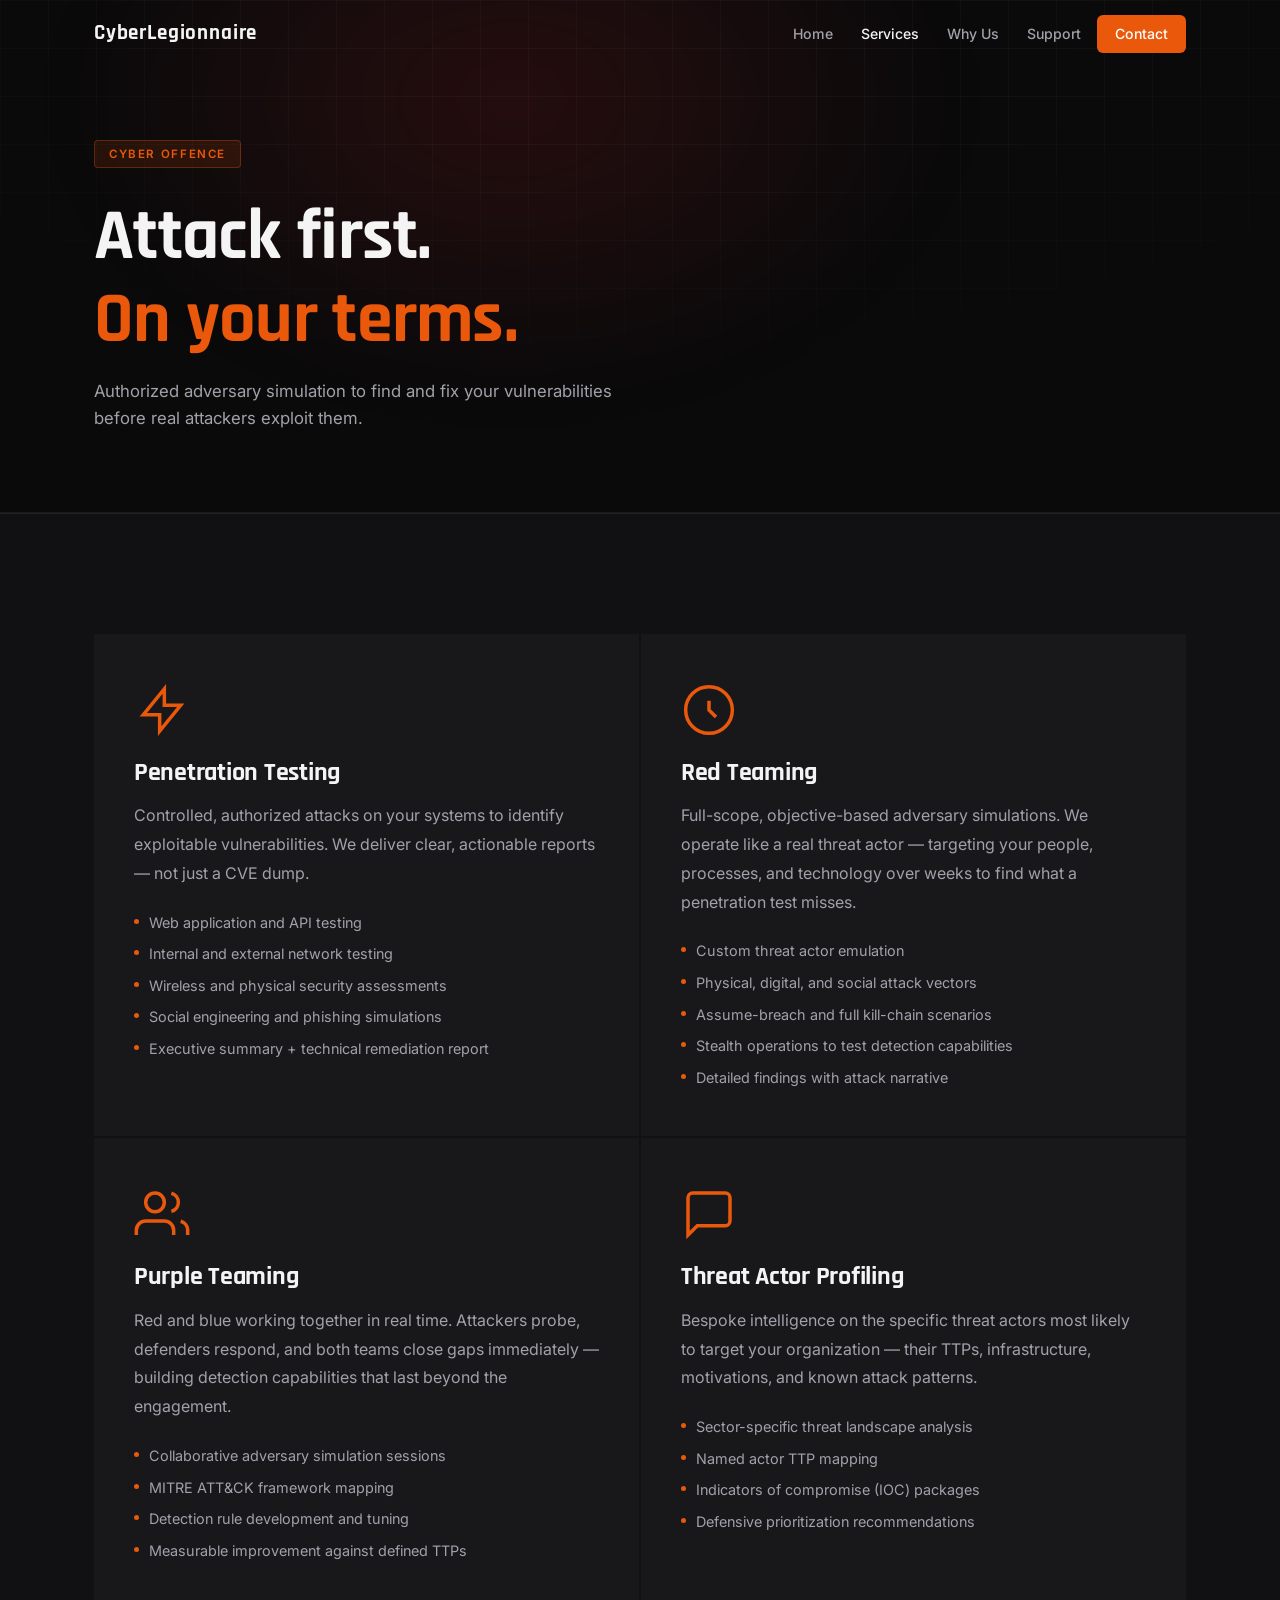
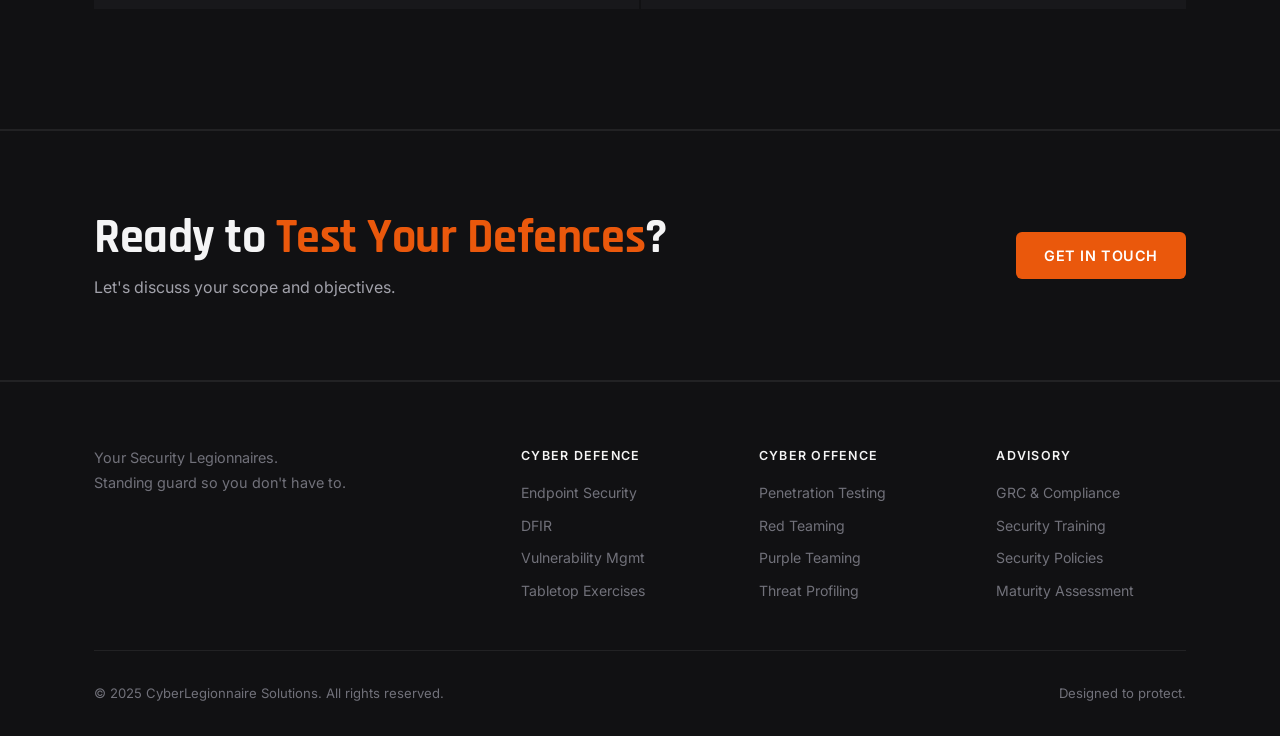
<file: offence.html>
<!DOCTYPE html>
<html lang="en">
<head>
  <meta charset="UTF-8" />
  <meta name="viewport" content="width=device-width, initial-scale=1.0" />
  <title>Cyber Offence — CyberLegionnaire</title>
  <meta name="description" content="Penetration testing, red teaming, purple teaming, and threat actor profiling." />
  <link rel="stylesheet" href="style.css" />
  <link rel="preconnect" href="https://fonts.googleapis.com" />
  <link rel="preconnect" href="https://fonts.gstatic.com" crossorigin />
  <link href="https://fonts.googleapis.com/css2?family=Inter:wght@300;400;500;600;700&family=Rajdhani:wght@500;600;700&display=swap" rel="stylesheet" />
  <style>
    :root {
      --red:        #ea580c;
      --red-dark:   #c2410c;
      --red-dim:    rgba(234, 88, 12, 0.12);
      --border-red: rgba(234, 88, 12, 0.3);
    }
  </style>
</head>
<body>

  <nav class="nav scrolled" id="nav">
    <div class="nav-inner">
      <a href="index.html" class="nav-logo-text">CyberLegionnaire</a>
      <button class="nav-toggle" id="navToggle" aria-label="Toggle menu">
        <span></span><span></span><span></span>
      </button>
      <ul class="nav-links" id="navLinks">
        <li><a href="index.html">Home</a></li>
        <li class="has-dropdown">
          <a href="services.html" class="nav-active">Services</a><button class="dropdown-toggle" aria-label="Open services menu"><svg viewBox="0 0 24 24" fill="none" stroke="currentColor" stroke-width="2.5" width="11" height="11"><polyline points="6 9 12 15 18 9"/></svg></button>
          <ul class="dropdown">
            <li><a href="defence.html">Cyber Defence</a></li>
            <li><a href="offence.html" class="nav-active">Cyber Offence</a></li>
            <li><a href="advisory.html">Advisory</a></li>
            <li><a href="monitoring.html">Monitoring</a></li>
          </ul>
        </li>
        <li><a href="index.html#pillars">Why Us</a></li>
        <li><a href="index.html#support">Support</a></li>
        <li><a href="index.html#contact" class="nav-cta">Contact</a></li>
      </ul>
    </div>
  </nav>

  <section class="page-header">
    <div class="page-header-bg">
      <div class="hero-grid"></div>
      <div class="hero-glow"></div>
    </div>
    <div class="container">
      <span class="section-label">Cyber Offence</span>
      <h1>Attack first.<br /><span class="text-red">On your terms.</span></h1>
      <p>Authorized adversary simulation to find and fix your vulnerabilities before real attackers exploit them.</p>
    </div>
  </section>

  <section class="services services-page">
    <div class="container">
      <div class="service-detail-grid">

        <div class="service-detail-card">
          <div class="service-icon large">
            <svg viewBox="0 0 24 24" fill="none" stroke="currentColor" stroke-width="1.5">
              <path d="M13 10V3L4 14h7v7l9-11h-7z"/>
            </svg>
          </div>
          <h2>Penetration Testing</h2>
          <p>Controlled, authorized attacks on your systems to identify exploitable vulnerabilities. We deliver clear, actionable reports — not just a CVE dump.</p>
          <ul class="detail-list">
            <li>Web application and API testing</li>
            <li>Internal and external network testing</li>
            <li>Wireless and physical security assessments</li>
            <li>Social engineering and phishing simulations</li>
            <li>Executive summary + technical remediation report</li>
          </ul>
        </div>

        <div class="service-detail-card">
          <div class="service-icon large">
            <svg viewBox="0 0 24 24" fill="none" stroke="currentColor" stroke-width="1.5">
              <circle cx="12" cy="12" r="10"/><path d="M12 8v4l3 3"/>
            </svg>
          </div>
          <h2>Red Teaming</h2>
          <p>Full-scope, objective-based adversary simulations. We operate like a real threat actor — targeting your people, processes, and technology over weeks to find what a penetration test misses.</p>
          <ul class="detail-list">
            <li>Custom threat actor emulation</li>
            <li>Physical, digital, and social attack vectors</li>
            <li>Assume-breach and full kill-chain scenarios</li>
            <li>Stealth operations to test detection capabilities</li>
            <li>Detailed findings with attack narrative</li>
          </ul>
        </div>

        <div class="service-detail-card">
          <div class="service-icon large">
            <svg viewBox="0 0 24 24" fill="none" stroke="currentColor" stroke-width="1.5">
              <path d="M17 21v-2a4 4 0 00-4-4H5a4 4 0 00-4 4v2"/><circle cx="9" cy="7" r="4"/><path d="M23 21v-2a4 4 0 00-3-3.87M16 3.13a4 4 0 010 7.75"/>
            </svg>
          </div>
          <h2>Purple Teaming</h2>
          <p>Red and blue working together in real time. Attackers probe, defenders respond, and both teams close gaps immediately — building detection capabilities that last beyond the engagement.</p>
          <ul class="detail-list">
            <li>Collaborative adversary simulation sessions</li>
            <li>MITRE ATT&CK framework mapping</li>
            <li>Detection rule development and tuning</li>
            <li>Measurable improvement against defined TTPs</li>
          </ul>
        </div>

        <div class="service-detail-card">
          <div class="service-icon large">
            <svg viewBox="0 0 24 24" fill="none" stroke="currentColor" stroke-width="1.5">
              <path d="M21 15a2 2 0 01-2 2H7l-4 4V5a2 2 0 012-2h14a2 2 0 012 2z"/>
            </svg>
          </div>
          <h2>Threat Actor Profiling</h2>
          <p>Bespoke intelligence on the specific threat actors most likely to target your organization — their TTPs, infrastructure, motivations, and known attack patterns.</p>
          <ul class="detail-list">
            <li>Sector-specific threat landscape analysis</li>
            <li>Named actor TTP mapping</li>
            <li>Indicators of compromise (IOC) packages</li>
            <li>Defensive prioritization recommendations</li>
          </ul>
        </div>

      </div>
    </div>
  </section>

  <section class="cta-strip">
    <div class="container">
      <div class="cta-inner">
        <div>
          <h2>Ready to <span class="text-red">Test Your Defences</span>?</h2>
          <p>Let's discuss your scope and objectives.</p>
        </div>
        <a href="index.html#contact" class="btn btn-primary">Get In Touch</a>
      </div>
    </div>
  </section>

  <footer class="footer">
    <div class="container">
      <div class="footer-inner">
        <div class="footer-brand">

          <p>Your Security Legionnaires.<br />Standing guard so you don't have to.</p>
        </div>
        <div class="footer-links">
          <h4>Cyber Defence</h4>
          <ul>
            <li><a href="defence.html">Endpoint Security</a></li>
            <li><a href="defence.html">DFIR</a></li>
            <li><a href="defence.html">Vulnerability Mgmt</a></li>
            <li><a href="defence.html">Tabletop Exercises</a></li>
          </ul>
        </div>
        <div class="footer-links">
          <h4>Cyber Offence</h4>
          <ul>
            <li><a href="offence.html">Penetration Testing</a></li>
            <li><a href="offence.html">Red Teaming</a></li>
            <li><a href="offence.html">Purple Teaming</a></li>
            <li><a href="offence.html">Threat Profiling</a></li>
          </ul>
        </div>
        <div class="footer-links">
          <h4>Advisory</h4>
          <ul>
            <li><a href="advisory.html">GRC & Compliance</a></li>
            <li><a href="advisory.html">Security Training</a></li>
            <li><a href="advisory.html">Security Policies</a></li>
            <li><a href="advisory.html">Maturity Assessment</a></li>
          </ul>
        </div>
      </div>
      <div class="footer-bottom">
        <p>© 2025 CyberLegionnaire Solutions. All rights reserved.</p>
        <p>Designed to protect.</p>
      </div>
    </div>
  </footer>

  <script src="main.js"></script>
</body>
</html>
</file>
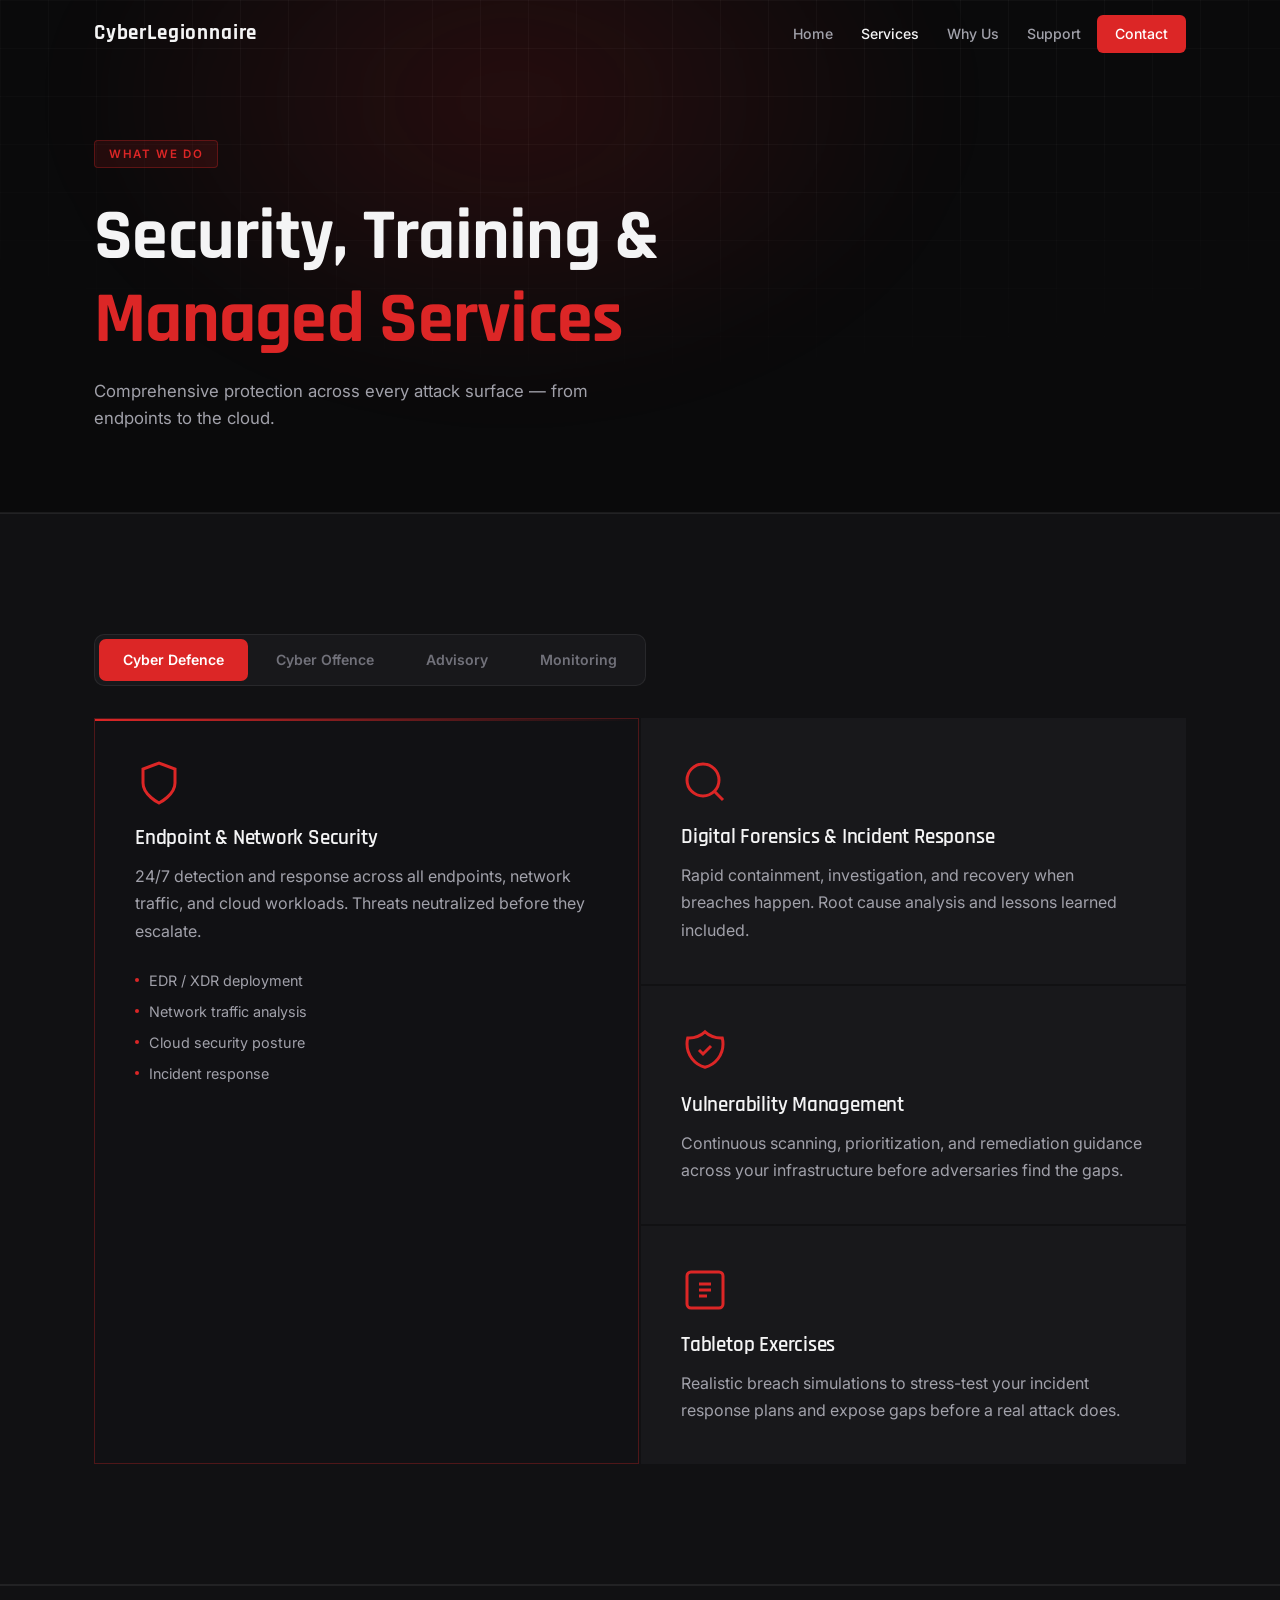
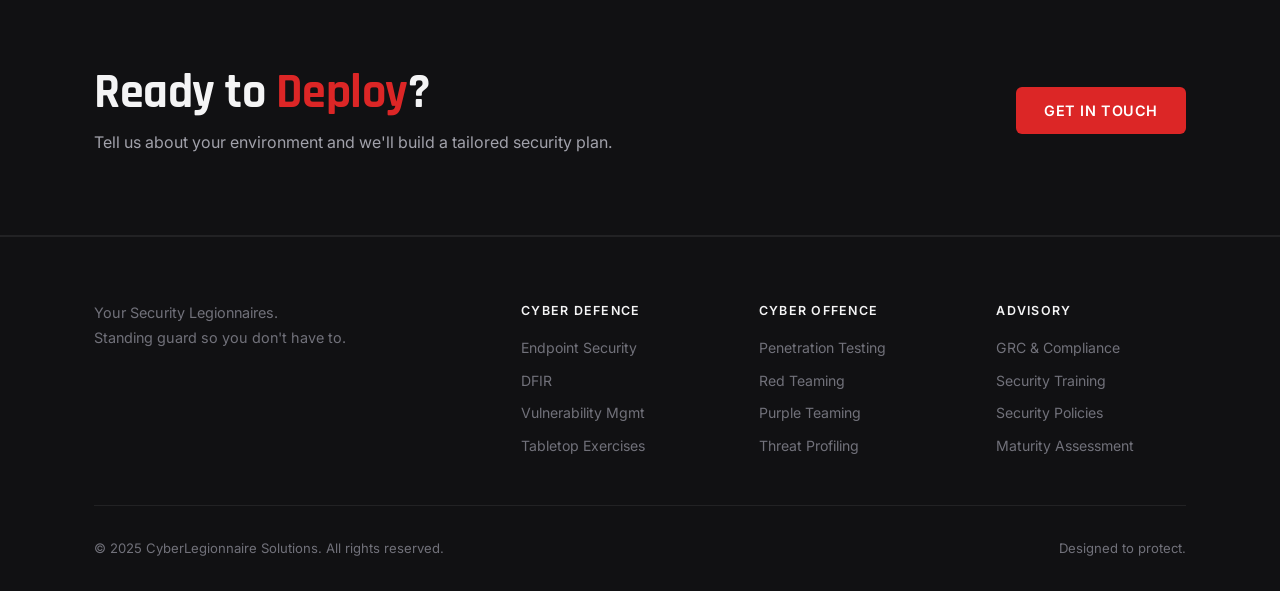
<file: services.html>
<!DOCTYPE html>
<html lang="en">
<head>
  <meta charset="UTF-8" />
  <meta name="viewport" content="width=device-width, initial-scale=1.0" />
  <title>Services — CyberLegionnaire</title>
  <meta name="description" content="Cyber Defence, Offence, Advisory, and Managed Monitoring services from CyberLegionnaire." />
  <link rel="stylesheet" href="style.css" />
  <link rel="preconnect" href="https://fonts.googleapis.com" />
  <link rel="preconnect" href="https://fonts.gstatic.com" crossorigin />
  <link href="https://fonts.googleapis.com/css2?family=Inter:wght@300;400;500;600;700&family=Rajdhani:wght@500;600;700&display=swap" rel="stylesheet" />
</head>
<body>

  <!-- NAV -->
  <nav class="nav scrolled" id="nav">
    <div class="nav-inner">
      <a href="index.html" class="nav-logo-text">CyberLegionnaire</a>
      <button class="nav-toggle" id="navToggle" aria-label="Toggle menu">
        <span></span><span></span><span></span>
      </button>
      <ul class="nav-links" id="navLinks">
        <li><a href="index.html">Home</a></li>
        <li class="has-dropdown">
          <a href="services.html" class="nav-active">Services</a><button class="dropdown-toggle" aria-label="Open services menu"><svg viewBox="0 0 24 24" fill="none" stroke="currentColor" stroke-width="2.5" width="11" height="11"><polyline points="6 9 12 15 18 9"/></svg></button>
          <ul class="dropdown">
            <li><a href="defence.html">Cyber Defence</a></li>
            <li><a href="offence.html">Cyber Offence</a></li>
            <li><a href="advisory.html">Advisory</a></li>
            <li><a href="monitoring.html">Monitoring</a></li>
          </ul>
        </li>
        <li><a href="index.html#pillars">Why Us</a></li>
        <li><a href="index.html#support">Support</a></li>
        <li><a href="index.html#contact" class="nav-cta">Contact</a></li>
      </ul>
    </div>
  </nav>

  <!-- PAGE HEADER -->
  <section class="page-header">
    <div class="page-header-bg">
      <div class="hero-grid"></div>
      <div class="hero-glow"></div>
    </div>
    <div class="container">
      <span class="section-label">What We Do</span>
      <h1>Security, Training &<br /><span class="text-red">Managed Services</span></h1>
      <p>Comprehensive protection across every attack surface — from endpoints to the cloud.</p>
    </div>
  </section>

  <!-- SERVICES — CSS-only tabs via radio inputs -->
  <section class="services services-page">
    <div class="container">

      <input type="radio" name="stab" id="stab-defence" class="tab-radio" checked />
      <input type="radio" name="stab" id="stab-offence"  class="tab-radio" />
      <input type="radio" name="stab" id="stab-advisory" class="tab-radio" />
      <input type="radio" name="stab" id="stab-monitor"  class="tab-radio" />

      <div class="tabs">
        <label for="stab-defence" class="tab">Cyber Defence</label>
        <label for="stab-offence" class="tab">Cyber Offence</label>
        <label for="stab-advisory" class="tab">Advisory</label>
        <label for="stab-monitor" class="tab">Monitoring</label>
      </div>

      <div class="tab-panels">

        <!-- Defence -->
        <div class="tab-panel" id="panel-defence">
          <div class="services-grid">
            <div class="service-card featured">
              <div class="service-icon">
                <svg viewBox="0 0 24 24" fill="none" stroke="currentColor" stroke-width="1.5">
                  <path d="M12 22s8-4 8-10V5l-8-3-8 3v7c0 6 8 10 8 10z"/>
                </svg>
              </div>
              <h3>Endpoint & Network Security</h3>
              <p>24/7 detection and response across all endpoints, network traffic, and cloud workloads. Threats neutralized before they escalate.</p>
              <ul class="service-features">
                <li>EDR / XDR deployment</li>
                <li>Network traffic analysis</li>
                <li>Cloud security posture</li>
                <li>Incident response</li>
              </ul>
            </div>
            <div class="service-card">
              <div class="service-icon">
                <svg viewBox="0 0 24 24" fill="none" stroke="currentColor" stroke-width="1.5">
                  <circle cx="11" cy="11" r="8"/><line x1="21" y1="21" x2="16.65" y2="16.65"/>
                </svg>
              </div>
              <h3>Digital Forensics & Incident Response</h3>
              <p>Rapid containment, investigation, and recovery when breaches happen. Root cause analysis and lessons learned included.</p>
            </div>
            <div class="service-card">
              <div class="service-icon">
                <svg viewBox="0 0 24 24" fill="none" stroke="currentColor" stroke-width="1.5">
                  <path d="M9 12l2 2 4-4m5.618-4.016A11.955 11.955 0 0112 2.944a11.955 11.955 0 01-8.618 3.04A12.02 12.02 0 003 9c0 5.591 3.824 10.29 9 11.622 5.176-1.332 9-6.03 9-11.622 0-1.042-.133-2.052-.382-3.016z"/>
                </svg>
              </div>
              <h3>Vulnerability Management</h3>
              <p>Continuous scanning, prioritization, and remediation guidance across your infrastructure before adversaries find the gaps.</p>
            </div>
            <div class="service-card">
              <div class="service-icon">
                <svg viewBox="0 0 24 24" fill="none" stroke="currentColor" stroke-width="1.5">
                  <rect x="3" y="3" width="18" height="18" rx="2"/><path d="M9 9h6M9 12h6M9 15h4"/>
                </svg>
              </div>
              <h3>Tabletop Exercises</h3>
              <p>Realistic breach simulations to stress-test your incident response plans and expose gaps before a real attack does.</p>
            </div>
          </div>
        </div>

        <!-- Offence -->
        <div class="tab-panel" id="panel-offence">
          <div class="services-grid">
            <div class="service-card featured">
              <div class="service-icon">
                <svg viewBox="0 0 24 24" fill="none" stroke="currentColor" stroke-width="1.5">
                  <path d="M13 10V3L4 14h7v7l9-11h-7z"/>
                </svg>
              </div>
              <h3>Penetration Testing</h3>
              <p>Authorized, controlled attacks on your systems to uncover exploitable vulnerabilities before real adversaries do.</p>
              <ul class="service-features">
                <li>Web application testing</li>
                <li>Internal / external network</li>
                <li>Social engineering</li>
                <li>Detailed remediation report</li>
              </ul>
            </div>
            <div class="service-card">
              <div class="service-icon">
                <svg viewBox="0 0 24 24" fill="none" stroke="currentColor" stroke-width="1.5">
                  <circle cx="12" cy="12" r="10"/><path d="M12 8v4l3 3"/>
                </svg>
              </div>
              <h3>Red Teaming</h3>
              <p>Full-scope adversary simulations testing your people, processes, and technology over an extended engagement.</p>
            </div>
            <div class="service-card">
              <div class="service-icon">
                <svg viewBox="0 0 24 24" fill="none" stroke="currentColor" stroke-width="1.5">
                  <path d="M17 21v-2a4 4 0 00-4-4H5a4 4 0 00-4 4v2"/><circle cx="9" cy="7" r="4"/><path d="M23 21v-2a4 4 0 00-3-3.87M16 3.13a4 4 0 010 7.75"/>
                </svg>
              </div>
              <h3>Purple Teaming</h3>
              <p>Collaborative red and blue team exercises to improve detection capabilities and close gaps in real time.</p>
            </div>
            <div class="service-card">
              <div class="service-icon">
                <svg viewBox="0 0 24 24" fill="none" stroke="currentColor" stroke-width="1.5">
                  <path d="M21 15a2 2 0 01-2 2H7l-4 4V5a2 2 0 012-2h14a2 2 0 012 2z"/>
                </svg>
              </div>
              <h3>Threat Actor Profiling</h3>
              <p>Bespoke intelligence on threat actors targeting your sector — TTPs, infrastructure, and likely attack vectors.</p>
            </div>
          </div>
        </div>

        <!-- Advisory -->
        <div class="tab-panel" id="panel-advisory">
          <div class="services-grid">
            <div class="service-card featured">
              <div class="service-icon">
                <svg viewBox="0 0 24 24" fill="none" stroke="currentColor" stroke-width="1.5">
                  <path d="M9 12h6m-6 4h6m2 5H7a2 2 0 01-2-2V5a2 2 0 012-2h5.586a1 1 0 01.707.293l5.414 5.414a1 1 0 01.293.707V19a2 2 0 01-2 2z"/>
                </svg>
              </div>
              <h3>GRC & Compliance</h3>
              <p>Navigate GDPR, HIPAA, PCI DSS, ISO 27001, and SOC 2. We build your governance framework from the ground up.</p>
              <ul class="service-features">
                <li>Risk register & treatment plans</li>
                <li>Policy & procedure library</li>
                <li>Audit readiness preparation</li>
                <li>Ongoing compliance monitoring</li>
              </ul>
            </div>
            <div class="service-card">
              <div class="service-icon">
                <svg viewBox="0 0 24 24" fill="none" stroke="currentColor" stroke-width="1.5">
                  <path d="M17 20h5v-2a3 3 0 00-5.356-1.857M17 20H7m10 0v-2c0-.656-.126-1.283-.356-1.857M7 20H2v-2a3 3 0 015.356-1.857M7 20v-2c0-.656.126-1.283.356-1.857m0 0a5.002 5.002 0 019.288 0M15 7a3 3 0 11-6 0 3 3 0 016 0z"/>
                </svg>
              </div>
              <h3>Security Awareness Training</h3>
              <p>Bespoke in-person and remote training that's engaging, not patronising. Phishing simulations and measurable behaviour change.</p>
            </div>
            <div class="service-card">
              <div class="service-icon">
                <svg viewBox="0 0 24 24" fill="none" stroke="currentColor" stroke-width="1.5">
                  <path d="M9 5H7a2 2 0 00-2 2v12a2 2 0 002 2h10a2 2 0 002-2V7a2 2 0 00-2-2h-2M9 5a2 2 0 002 2h2a2 2 0 002-2M9 5a2 2 0 012-2h2a2 2 0 012 2"/>
                </svg>
              </div>
              <h3>Information Security Policies</h3>
              <p>Policy frameworks and governance documentation built for your organization, aligned to leading standards.</p>
            </div>
            <div class="service-card">
              <div class="service-icon">
                <svg viewBox="0 0 24 24" fill="none" stroke="currentColor" stroke-width="1.5">
                  <path d="M9 19v-6a2 2 0 00-2-2H5a2 2 0 00-2 2v6a2 2 0 002 2h2a2 2 0 002-2zm0 0V9a2 2 0 012-2h2a2 2 0 012 2v10m-6 0a2 2 0 002 2h2a2 2 0 002-2m0 0V5a2 2 0 012-2h2a2 2 0 012 2v14a2 2 0 01-2 2h-2a2 2 0 01-2-2z"/>
                </svg>
              </div>
              <h3>Cyber Maturity Assessment</h3>
              <p>Benchmark your security posture, identify gaps, and build a prioritized roadmap to measurable improvement.</p>
            </div>
          </div>
        </div>

        <!-- Monitoring -->
        <div class="tab-panel" id="panel-monitor">
          <div class="services-grid">
            <div class="service-card featured">
              <div class="service-icon">
                <svg viewBox="0 0 24 24" fill="none" stroke="currentColor" stroke-width="1.5">
                  <rect x="2" y="3" width="20" height="14" rx="2"/><path d="M8 21h8M12 17v4"/>
                </svg>
              </div>
              <h3>Fully Managed SOC</h3>
              <p>24/7 security operations centre staffed by analysts who monitor, triage, and respond to threats across your environment.</p>
              <ul class="service-features">
                <li>Real-time threat detection</li>
                <li>Alert triage & escalation</li>
                <li>Monthly security reports</li>
                <li>Dedicated analyst team</li>
              </ul>
            </div>
            <div class="service-card">
              <div class="service-icon">
                <svg viewBox="0 0 24 24" fill="none" stroke="currentColor" stroke-width="1.5">
                  <polyline points="22 12 18 12 15 21 9 3 6 12 2 12"/>
                </svg>
              </div>
              <h3>SOC & SIEM</h3>
              <p>Log aggregation, correlation rules, and alerting tuned for your environment — no false-positive noise.</p>
            </div>
            <div class="service-card">
              <div class="service-icon">
                <svg viewBox="0 0 24 24" fill="none" stroke="currentColor" stroke-width="1.5">
                  <path d="M3 9l9-7 9 7v11a2 2 0 01-2 2H5a2 2 0 01-2-2z"/><polyline points="9 22 9 12 15 12 15 22"/>
                </svg>
              </div>
              <h3>Hybrid SOC</h3>
              <p>Augment your existing security team with our analysts — covering gaps in hours, skills, and tooling.</p>
            </div>
            <div class="service-card">
              <div class="service-icon">
                <svg viewBox="0 0 24 24" fill="none" stroke="currentColor" stroke-width="1.5">
                  <path d="M18 20V10M12 20V4M6 20v-6"/>
                </svg>
              </div>
              <h3>Threat Intelligence</h3>
              <p>Curated, actionable intelligence feeds tailored to your industry and integrated directly into your defences.</p>
            </div>
          </div>
        </div>

      </div><!-- /tab-panels -->
    </div>
  </section>

  <!-- CTA STRIP -->
  <section class="cta-strip">
    <div class="container">
      <div class="cta-inner">
        <div>
          <h2>Ready to <span class="text-red">Deploy</span>?</h2>
          <p>Tell us about your environment and we'll build a tailored security plan.</p>
        </div>
        <a href="index.html#contact" class="btn btn-primary">Get In Touch</a>
      </div>
    </div>
  </section>

  <!-- FOOTER -->
  <footer class="footer">
    <div class="container">
      <div class="footer-inner">
        <div class="footer-brand">

          <p>Your Security Legionnaires.<br />Standing guard so you don't have to.</p>
        </div>
        <div class="footer-links">
          <h4>Cyber Defence</h4>
          <ul>
            <li><a href="services.html">Endpoint Security</a></li>
            <li><a href="services.html">DFIR</a></li>
            <li><a href="services.html">Vulnerability Mgmt</a></li>
            <li><a href="services.html">Tabletop Exercises</a></li>
          </ul>
        </div>
        <div class="footer-links">
          <h4>Cyber Offence</h4>
          <ul>
            <li><a href="services.html">Penetration Testing</a></li>
            <li><a href="services.html">Red Teaming</a></li>
            <li><a href="services.html">Purple Teaming</a></li>
            <li><a href="services.html">Threat Profiling</a></li>
          </ul>
        </div>
        <div class="footer-links">
          <h4>Advisory</h4>
          <ul>
            <li><a href="services.html">GRC & Compliance</a></li>
            <li><a href="services.html">Security Training</a></li>
            <li><a href="services.html">Security Policies</a></li>
            <li><a href="services.html">Maturity Assessment</a></li>
          </ul>
        </div>
      </div>
      <div class="footer-bottom">
        <p>© 2025 CyberLegionnaire Solutions. All rights reserved.</p>
        <p>Designed to protect.</p>
      </div>
    </div>
  </footer>

  <script src="main.js"></script>
</body>
</html>
</file>
<file: style.css>
/* ── Reset & Base ───────────────────────────────────────────────────────── */
*, *::before, *::after { box-sizing: border-box; margin: 0; padding: 0; }

:root {
  --red:       #dc2626;
  --red-dark:  #b91c1c;
  --red-dim:   rgba(220, 38, 38, 0.12);
  --bg:        #0a0a0b;
  --bg-2:      #111113;
  --bg-3:      #18181b;
  --border:    rgba(255,255,255,0.07);
  --border-red:rgba(220,38,38,0.3);
  --text:      #f4f4f5;
  --text-2:    #a1a1aa;
  --text-3:    #71717a;
  --font-body: 'Inter', system-ui, sans-serif;
  --font-head: 'Rajdhani', 'Inter', sans-serif;
}

html { scroll-behavior: smooth; }

body {
  background: var(--bg);
  color: var(--text);
  font-family: var(--font-body);
  font-size: 16px;
  line-height: 1.6;
  overflow-x: hidden;
}

.container {
  max-width: 1140px;
  margin: 0 auto;
  padding: 0 24px;
}

.text-red { color: var(--red); }

/* ── Typography ─────────────────────────────────────────────────────────── */
h1, h2, h3 { font-family: var(--font-head); line-height: 1.15; font-weight: 700; letter-spacing: -0.01em; }
h1 { font-size: clamp(2.6rem, 6vw, 4.5rem); }
h2 { font-size: clamp(2rem, 4vw, 3rem); }
h3 { font-size: 1.3rem; font-weight: 600; }

a { color: inherit; text-decoration: none; }

/* ── Buttons ────────────────────────────────────────────────────────────── */
.btn {
  display: inline-flex;
  align-items: center;
  gap: 8px;
  padding: 12px 28px;
  border-radius: 6px;
  font-size: 0.9rem;
  font-weight: 600;
  letter-spacing: 0.04em;
  text-transform: uppercase;
  cursor: pointer;
  border: none;
  transition: all 0.2s ease;
  white-space: nowrap;
}
.btn-primary { background: var(--red); color: #fff; }
.btn-primary:hover {
  background: var(--red-dark);
  transform: translateY(-1px);
  box-shadow: 0 8px 24px rgba(220,38,38,0.35);
}
.btn-ghost {
  background: transparent;
  color: var(--text);
  border: 1px solid var(--border);
}
.btn-ghost:hover { border-color: var(--red); color: var(--red); }
.btn-full { width: 100%; justify-content: center; }

/* ── Section Helpers ────────────────────────────────────────────────────── */
.section-header { text-align: center; margin-bottom: 48px; }
.section-header p {
  color: var(--text-2);
  max-width: 520px;
  margin: 16px auto 0;
  font-size: 1.05rem;
}
.section-label {
  display: inline-block;
  font-size: 0.72rem;
  font-weight: 600;
  letter-spacing: 0.14em;
  text-transform: uppercase;
  color: var(--red);
  background: var(--red-dim);
  border: 1px solid var(--border-red);
  padding: 4px 14px;
  border-radius: 4px;
  margin-bottom: 16px;
}

/* ── NAV ────────────────────────────────────────────────────────────────── */
.nav {
  position: fixed;
  top: 0; left: 0; right: 0;
  z-index: 100;
  transition: background 0.3s, box-shadow 0.3s;
}
.nav.scrolled {
  background: rgba(10,10,11,0.92);
  backdrop-filter: blur(16px);
  box-shadow: 0 1px 0 var(--border);
}
.nav-inner {
  max-width: 1140px;
  margin: 0 auto;
  padding: 0 24px;
  height: 68px;
  display: flex;
  align-items: center;
  justify-content: space-between;
  gap: 32px;
}
.nav-logo img { height: 36px; display: block; }
.nav-logo-text {
  font-family: var(--font-head);
  font-size: 1.3rem;
  font-weight: 700;
  letter-spacing: 0.04em;
  color: var(--text);
  white-space: nowrap;
}
.nav-links {
  display: flex;
  align-items: center;
  gap: 4px;
  list-style: none;
}
.nav-links > li { position: relative; display: flex; align-items: center; }
.nav-links > li > a {
  display: flex;
  align-items: center;
  gap: 4px;
  font-size: 0.88rem;
  font-weight: 500;
  color: var(--text-2);
  padding: 8px 12px;
  border-radius: 6px;
  transition: color 0.2s;
}
.nav-links > li > a:hover { color: var(--text); }
.nav-links .nav-cta {
  background: var(--red) !important;
  color: #fff !important;
  padding: 8px 18px !important;
  border-radius: 6px;
}
.nav-links .nav-cta:hover { background: var(--red-dark) !important; }

/* Dropdown — click to open, click outside to close */
.dropdown {
  visibility: hidden;
  opacity: 0;
  pointer-events: none;
  position: absolute;
  top: 100%;
  left: 0;
  min-width: 240px;
  background: #0f0f12;
  border: 1px solid var(--border);
  border-radius: 10px;
  padding: 8px;
  list-style: none;
  box-shadow: 0 16px 48px rgba(0,0,0,0.5);
  transition: opacity 0.2s ease, visibility 0.2s ease, transform 0.2s ease;
  transform: translateY(-6px);
}
.has-dropdown.open .dropdown {
  visibility: visible;
  opacity: 1;
  pointer-events: auto;
  transform: translateY(0);
}
.dropdown li a {
  display: block;
  padding: 8px 12px;
  font-size: 0.85rem;
  color: var(--text-2);
  border-radius: 6px;
  transition: background 0.15s, color 0.15s;
}
.dropdown li a:hover { background: var(--bg-3); color: var(--text); }
.dropdown-group {
  padding: 12px 12px 4px;
  font-size: 0.68rem;
  font-weight: 600;
  letter-spacing: 0.1em;
  text-transform: uppercase;
  color: var(--text-3);
}
.dropdown-group:not(:first-child) {
  margin-top: 4px;
  border-top: 1px solid var(--border);
  padding-top: 12px;
}

.dropdown-toggle { display: none; }

.nav-toggle {
  display: none;
  flex-direction: column;
  gap: 5px;
  background: none;
  border: none;
  cursor: pointer;
  padding: 4px;
}
.nav-toggle span {
  display: block;
  width: 22px; height: 2px;
  background: var(--text);
  border-radius: 2px;
}

/* ── HERO ───────────────────────────────────────────────────────────────── */
.hero {
  position: relative;
  min-height: 100vh;
  display: flex;
  align-items: center;
  padding: 140px 0 100px;
  overflow: hidden;
}
.hero-bg { position: absolute; inset: 0; pointer-events: none; }
.hero-grid {
  position: absolute;
  inset: 0;
  background-image:
    linear-gradient(rgba(255,255,255,0.03) 1px, transparent 1px),
    linear-gradient(90deg, rgba(255,255,255,0.03) 1px, transparent 1px);
  background-size: 48px 48px;
  mask-image: radial-gradient(ellipse 80% 80% at 50% 0%, black 40%, transparent 100%);
}
.hero-glow {
  position: absolute;
  top: -200px; left: 40%;
  transform: translateX(-50%);
  width: 900px; height: 600px;
  background: radial-gradient(ellipse, rgba(220,38,38,0.14) 0%, transparent 70%);
  filter: blur(40px);
}

/* Two-column hero layout */
.hero-layout {
  position: relative;
  z-index: 1;
  display: grid;
  grid-template-columns: 1fr 1fr;
  align-items: center;
  gap: 48px;
}
.hero-content { max-width: 580px; }
.hero-image {
  display: flex;
  justify-content: center;
  align-items: center;
}
.hero-image img {
  width: 100%;
  max-width: 460px;
  filter: drop-shadow(0 0 60px rgba(220,38,38,0.25));
}

.hero-badge {
  display: inline-flex;
  align-items: center;
  gap: 8px;
  font-size: 0.72rem;
  font-weight: 600;
  letter-spacing: 0.14em;
  text-transform: uppercase;
  color: var(--red);
  background: var(--red-dim);
  border: 1px solid var(--border-red);
  padding: 6px 14px;
  border-radius: 4px;
  margin-bottom: 28px;
}
.badge-dot {
  width: 6px; height: 6px;
  border-radius: 50%;
  background: var(--red);
  animation: pulse 1.8s ease infinite;
}
@keyframes pulse {
  0%, 100% { opacity: 1; transform: scale(1); }
  50%       { opacity: 0.5; transform: scale(0.8); }
}
.hero-title { margin-bottom: 24px; }
.hero-sub {
  font-size: 1.1rem;
  color: var(--text-2);
  margin-bottom: 12px;
  line-height: 1.7;
}
.hero-tagline {
  font-style: italic;
  color: var(--text-3);
  font-size: 0.95rem;
  margin-bottom: 40px;
  padding-left: 14px;
  border-left: 2px solid var(--red);
}
.hero-actions {
  display: flex;
  gap: 12px;
  margin-bottom: 56px;
  flex-wrap: wrap;
}
.hero-stats { display: flex; align-items: center; gap: 32px; }
.stat { display: flex; flex-direction: column; gap: 2px; }
.stat-num {
  font-family: var(--font-head);
  font-size: 2rem;
  font-weight: 700;
  line-height: 1;
}
.stat-label { font-size: 0.78rem; color: var(--text-3); text-transform: uppercase; letter-spacing: 0.08em; }
.stat-divider { width: 1px; height: 40px; background: var(--border); }

/* ── PAGE HEADER ────────────────────────────────────────────────────────── */
.page-header {
  position: relative;
  padding: 140px 0 80px;
  overflow: hidden;
  border-bottom: 1px solid var(--border);
}
.page-header-bg { position: absolute; inset: 0; pointer-events: none; }
.page-header .container { position: relative; z-index: 1; }
.page-header h1 { margin: 12px 0 16px; }
.page-header p { color: var(--text-2); font-size: 1.05rem; max-width: 520px; }

/* ── CSS-ONLY TABS ──────────────────────────────────────────────────────── */
.tab-radio { display: none; }

.tabs {
  display: flex;
  gap: 4px;
  margin-bottom: 32px;
  background: var(--bg-3);
  border: 1px solid var(--border);
  border-radius: 10px;
  padding: 4px;
  width: fit-content;
}
.tab {
  padding: 10px 24px;
  font-size: 0.88rem;
  font-weight: 600;
  color: var(--text-3);
  background: none;
  border: none;
  border-radius: 7px;
  cursor: pointer;
  transition: all 0.2s;
  white-space: nowrap;
  user-select: none;
}
.tab:hover { color: var(--text); }

/* CSS tab activation via radio siblings */
.tab-panels .tab-panel { display: none; }

#stab-defence:checked ~ .tabs label[for="stab-defence"],
#stab-offence:checked  ~ .tabs label[for="stab-offence"],
#stab-advisory:checked ~ .tabs label[for="stab-advisory"],
#stab-monitor:checked  ~ .tabs label[for="stab-monitor"] {
  background: var(--red);
  color: #fff;
}

#stab-defence:checked ~ .tab-panels #panel-defence,
#stab-offence:checked  ~ .tab-panels #panel-offence,
#stab-advisory:checked ~ .tab-panels #panel-advisory,
#stab-monitor:checked  ~ .tab-panels #panel-monitor {
  display: block;
}

/* ── TEASER GRID (home page) ────────────────────────────────────────────── */
.teaser-grid {
  display: grid;
  grid-template-columns: repeat(4, 1fr);
  gap: 2px;
}
.teaser-card {
  display: flex;
  flex-direction: column;
  background: var(--bg-3);
  padding: 36px 32px;
  transition: background 0.2s;
  text-decoration: none;
  border-bottom: 2px solid transparent;
}
.teaser-card:hover {
  background: #1c1c1f;
  border-bottom-color: var(--red);
}
.teaser-card h3 { margin: 16px 0 10px; }
.teaser-card p { color: var(--text-2); font-size: 0.9rem; line-height: 1.7; flex: 1; }
.teaser-arrow {
  display: inline-block;
  margin-top: 20px;
  font-size: 0.82rem;
  font-weight: 600;
  color: var(--red);
  letter-spacing: 0.02em;
}

/* ── SERVICE DETAIL PAGES ───────────────────────────────────────────────── */
.service-detail-grid {
  display: grid;
  grid-template-columns: 1fr 1fr;
  gap: 2px;
}
.service-detail-card {
  background: var(--bg-3);
  padding: 48px 40px;
  transition: background 0.2s;
}
.service-detail-card:hover { background: #1c1c1f; }
.service-detail-card h2 {
  font-size: 1.6rem;
  margin: 20px 0 14px;
}
.service-detail-card p {
  color: var(--text-2);
  line-height: 1.8;
  margin-bottom: 24px;
}
.service-icon.large { width: 56px; height: 56px; }
.detail-list {
  list-style: none;
  display: flex;
  flex-direction: column;
  gap: 10px;
}
.detail-list li {
  display: flex;
  align-items: flex-start;
  gap: 10px;
  font-size: 0.9rem;
  color: var(--text-2);
  line-height: 1.5;
}
.detail-list li::before {
  content: '';
  width: 5px; height: 5px;
  border-radius: 50%;
  background: var(--red);
  flex-shrink: 0;
  margin-top: 7px;
}

/* ── CTA STRIP ──────────────────────────────────────────────────────────── */
.cta-strip {
  background: var(--bg-2);
  border-top: 1px solid var(--border);
  border-bottom: 1px solid var(--border);
  padding: 80px 0;
}
.cta-inner {
  display: flex;
  align-items: center;
  justify-content: space-between;
  gap: 32px;
}
.cta-inner h2 { margin-bottom: 8px; }
.cta-inner p { color: var(--text-2); }

/* ── NAV active state ───────────────────────────────────────────────────── */
.nav-active { color: var(--text) !important; }

/* ── services-page spacing ──────────────────────────────────────────────── */
.services-page { padding-top: 80px; }

/* ── SERVICES ───────────────────────────────────────────────────────────── */
.services {
  padding: 120px 0;
  background: var(--bg-2);
  border-top: 1px solid var(--border);
  border-bottom: 1px solid var(--border);
}
.services-grid {
  display: grid;
  grid-template-columns: 1fr 1fr;
  gap: 2px;
}
.service-card {
  background: var(--bg-3);
  padding: 40px;
  transition: background 0.2s;
}
.service-card:hover { background: #1c1c1f; }
.service-card.featured {
  grid-column: 1;
  grid-row: 1 / 4;
  background: #111114;
  border: 1px solid var(--border-red);
  position: relative;
  overflow: hidden;
}
.service-card.featured::before {
  content: '';
  position: absolute;
  top: 0; left: 0; right: 0;
  height: 2px;
  background: linear-gradient(90deg, var(--red), transparent);
}
.service-icon {
  width: 48px; height: 48px;
  margin-bottom: 20px;
  color: var(--red);
}
.service-icon svg { width: 100%; height: 100%; }
.service-card h3 { margin-bottom: 12px; }
.service-card p { color: var(--text-2); line-height: 1.7; }
.service-features {
  list-style: none;
  margin-top: 24px;
  display: flex;
  flex-direction: column;
  gap: 8px;
}
.service-features li {
  display: flex;
  align-items: center;
  gap: 10px;
  font-size: 0.9rem;
  color: var(--text-2);
}
.service-features li::before {
  content: '';
  width: 4px; height: 4px;
  border-radius: 50%;
  background: var(--red);
  flex-shrink: 0;
}

/* ── PILLARS ────────────────────────────────────────────────────────────── */
.pillars { padding: 120px 0; }
.pillars-grid {
  display: grid;
  grid-template-columns: repeat(4, 1fr);
  gap: 1px;
  background: var(--border);
  border: 1px solid var(--border);
  border-radius: 12px;
  overflow: hidden;
}
.pillar {
  background: var(--bg);
  padding: 40px 32px;
  transition: background 0.2s;
}
.pillar:hover { background: var(--bg-2); }
.pillar-num {
  font-family: var(--font-head);
  font-size: 3rem;
  font-weight: 700;
  line-height: 1;
  margin-bottom: 20px;
  -webkit-text-stroke: 1px var(--border-red);
  color: transparent;
}
.pillar h3 { margin-bottom: 12px; font-size: 1.1rem; }
.pillar p { color: var(--text-2); font-size: 0.9rem; line-height: 1.7; }

/* ── SUPPORT ────────────────────────────────────────────────────────────── */
.support {
  padding: 120px 0;
  background: var(--bg-2);
  border-top: 1px solid var(--border);
  border-bottom: 1px solid var(--border);
}
.support-inner {
  display: grid;
  grid-template-columns: 1fr 1fr;
  gap: 80px;
  align-items: center;
}
.support-text h2 { margin-bottom: 20px; }
.support-text p { color: var(--text-2); line-height: 1.8; margin-bottom: 32px; }
.support-list {
  list-style: none;
  display: flex;
  flex-direction: column;
  gap: 14px;
  margin-bottom: 40px;
}
.support-list li {
  display: flex;
  align-items: center;
  gap: 10px;
  font-size: 0.95rem;
  color: var(--text-2);
}
.support-list svg { width: 16px; height: 16px; color: var(--red); flex-shrink: 0; }

/* Terminal */
.terminal {
  background: #050507;
  border: 1px solid var(--border);
  border-radius: 10px;
  overflow: hidden;
  font-family: 'Courier New', monospace;
}
.terminal-bar {
  display: flex;
  align-items: center;
  gap: 8px;
  padding: 12px 16px;
  background: #0f0f12;
  border-bottom: 1px solid var(--border);
}
.t-dot { width: 12px; height: 12px; border-radius: 50%; }
.t-dot.red    { background: #ef4444; }
.t-dot.yellow { background: #f59e0b; }
.t-dot.green  { background: #22c55e; }
.t-title { margin-left: 8px; font-size: 0.78rem; color: var(--text-3); }
.terminal-body {
  padding: 20px 16px;
  display: flex;
  flex-direction: column;
  gap: 8px;
}
.t-line { font-size: 0.78rem; display: flex; gap: 10px; line-height: 1.5; }
.t-time { color: var(--text-3); flex-shrink: 0; }
.t-ok   { color: #22c55e; flex-shrink: 0; }
.t-warn { color: #f59e0b; flex-shrink: 0; }
.t-info { color: #60a5fa; flex-shrink: 0; }
.cursor { animation: blink 1s step-end infinite; color: var(--red); }
@keyframes blink { 0%, 100% { opacity: 1; } 50% { opacity: 0; } }

/* ── CONTACT ────────────────────────────────────────────────────────────── */
.contact { padding: 120px 0; }
.contact-inner {
  display: grid;
  grid-template-columns: 1fr 380px;
  gap: 60px;
  align-items: start;
}
.contact-form { display: flex; flex-direction: column; gap: 20px; }
.form-row { display: grid; grid-template-columns: 1fr 1fr; gap: 20px; }
.form-group { display: flex; flex-direction: column; gap: 8px; }
.form-group label { font-size: 0.82rem; font-weight: 500; color: var(--text-2); }
.form-group input,
.form-group select,
.form-group textarea {
  background: var(--bg-2);
  border: 1px solid var(--border);
  border-radius: 6px;
  padding: 12px 14px;
  color: var(--text);
  font-family: var(--font-body);
  font-size: 0.95rem;
  transition: border-color 0.2s;
  outline: none;
  width: 100%;
}
.form-group input:focus,
.form-group select:focus,
.form-group textarea:focus { border-color: var(--red); }
.form-group select { appearance: none; cursor: pointer; }
.form-group textarea { resize: vertical; min-height: 100px; }
.form-note { font-size: 0.78rem; color: var(--text-3); text-align: center; }
.contact-info { display: flex; flex-direction: column; gap: 16px; padding-top: 48px; }
.info-card {
  display: flex;
  align-items: flex-start;
  gap: 16px;
  background: var(--bg-2);
  border: 1px solid var(--border);
  border-radius: 10px;
  padding: 20px;
}
.info-icon {
  width: 40px; height: 40px;
  background: var(--red-dim);
  border: 1px solid var(--border-red);
  border-radius: 8px;
  display: flex; align-items: center; justify-content: center;
  flex-shrink: 0;
  color: var(--red);
}
.info-icon svg { width: 18px; height: 18px; }
.info-label { font-size: 0.78rem; color: var(--text-3); margin-bottom: 4px; }
.info-card a { color: var(--text-2); font-size: 0.9rem; }
.info-card a:hover { color: var(--red); }
.info-card p { color: var(--text-2); font-size: 0.9rem; }

/* ── FOOTER ─────────────────────────────────────────────────────────────── */
.footer {
  background: var(--bg-2);
  border-top: 1px solid var(--border);
  padding: 64px 0 32px;
}
.footer-inner {
  display: grid;
  grid-template-columns: 2fr 1fr 1fr 1fr;
  gap: 48px;
  margin-bottom: 48px;
}
.footer-brand img { height: 32px; margin-bottom: 16px; display: block; }
.footer-brand p { color: var(--text-3); font-size: 0.9rem; line-height: 1.7; }
.footer-links h4 {
  font-size: 0.78rem;
  font-weight: 600;
  letter-spacing: 0.1em;
  text-transform: uppercase;
  color: var(--text);
  margin-bottom: 16px;
}
.footer-links ul { list-style: none; display: flex; flex-direction: column; gap: 10px; }
.footer-links li { font-size: 0.88rem; color: var(--text-3); }
.footer-links a { color: var(--text-3); transition: color 0.2s; }
.footer-links a:hover { color: var(--red); }
.footer-bottom {
  display: flex;
  justify-content: space-between;
  align-items: center;
  padding-top: 32px;
  border-top: 1px solid var(--border);
  font-size: 0.82rem;
  color: var(--text-3);
}

/* ── Animations ─────────────────────────────────────────────────────────── */
.service-card, .pillar, .info-card, .teaser-card {
  opacity: 0;
  transform: translateY(16px);
  transition: opacity 0.4s ease, transform 0.4s ease;
}
.visible { opacity: 1 !important; transform: none !important; }

/* ── Responsive ─────────────────────────────────────────────────────────── */
@media (max-width: 1024px) {
  .hero-layout { gap: 32px; }
  .pillars-grid { grid-template-columns: repeat(2, 1fr); }
  .teaser-grid { grid-template-columns: repeat(2, 1fr); }
  .footer-inner { grid-template-columns: 1fr 1fr; }
}

@media (max-width: 900px) {
  .hero-layout { grid-template-columns: 1fr; }
  .hero-image { display: none; }
}

@media (max-width: 768px) {
  .nav-toggle { display: flex; }
  .nav-links {
    display: none;
    position: absolute;
    top: 68px; left: 0; right: 0;
    background: rgba(10,10,11,0.98);
    backdrop-filter: blur(16px);
    padding: 8px 16px 20px;
    flex-direction: column;
    align-items: stretch;
    gap: 2px;
    border-bottom: 1px solid var(--border);
    text-align: left;
  }
  .nav-links.open { display: flex; }
  /* All nav links: left-aligned, full width, large tap target */
  .nav-links > li > a {
    display: block;
    width: 100%;
    padding: 14px 16px;
    border-radius: 8px;
    font-size: 1rem;
    color: var(--text-2);
    text-align: left;
  }
  .nav-links > li > a:hover { background: rgba(255,255,255,0.05); color: var(--text); }
  .nav-links .nav-cta { text-align: center !important; }

  /* Services row — full-width tap, chevron on right */
  .dropdown-toggle { display: none; }
  .has-dropdown > a {
    display: flex !important;
    justify-content: space-between;
    align-items: center;
  }
  .has-dropdown > a::after {
    content: '›';
    font-size: 1.4rem;
    line-height: 1;
    opacity: 0.4;
    transition: transform 0.25s;
    flex-shrink: 0;
  }
  .has-dropdown.open > a { color: var(--text); }
  .has-dropdown.open > a::after { transform: rotate(90deg); opacity: 1; }

  /* Submenu slides open beneath Services */
  .dropdown {
    position: static;
    visibility: visible;
    opacity: 1;
    pointer-events: auto;
    transform: none;
    box-shadow: none;
    border: none;
    border-left: 2px solid var(--border-red);
    background: transparent;
    padding: 0;
    margin: 0 0 4px 16px;
    max-height: 0;
    overflow: hidden;
    transition: max-height 0.3s ease;
  }
  .has-dropdown.open .dropdown { max-height: 400px; }
  .dropdown li a {
    padding: 12px 14px;
    font-size: 0.95rem;
    border-radius: 6px;
  }
  .dropdown-group { padding: 10px 14px 4px; }

  .tabs { flex-wrap: wrap; width: 100%; }
  .tab { flex: 1 1 40%; text-align: center; padding: 10px 12px; }
  .teaser-grid { grid-template-columns: 1fr; }
  .cta-inner { flex-direction: column; text-align: center; }

  .services-grid { grid-template-columns: 1fr; }
  .service-card.featured { grid-column: auto; grid-row: auto; }
  .service-detail-grid { grid-template-columns: 1fr; }

  .pillars-grid { grid-template-columns: 1fr; }
  .support-inner { grid-template-columns: 1fr; gap: 48px; }
  .contact-inner { grid-template-columns: 1fr; }
  .form-row { grid-template-columns: 1fr; }
  .footer-inner { grid-template-columns: 1fr 1fr; }
  .footer-bottom { flex-direction: column; gap: 8px; text-align: center; }
}

@media (max-width: 480px) {
  .hero-actions { flex-direction: column; }
  .btn { width: 100%; justify-content: center; }
  .footer-inner { grid-template-columns: 1fr; }
}
</file>
